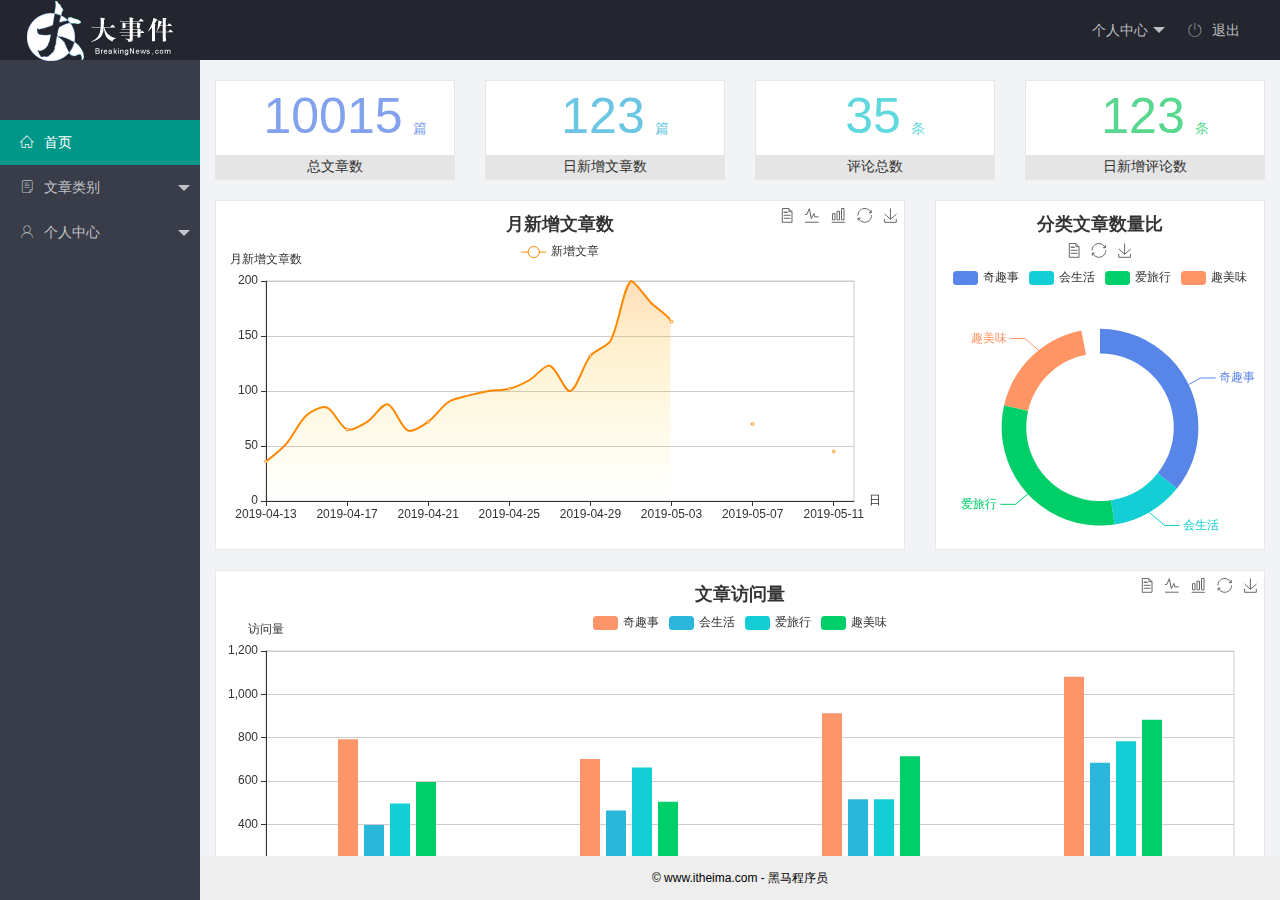
<file: home/index.html>
<!DOCTYPE html>
<html>

<head>
    <meta charset="utf-8">
    <meta name="viewport" content="width=device-width, initial-scale=1, maximum-scale=1">
    <title>我的大事件项目</title>
    <!-- 引入字体图标 -->
    <link rel="stylesheet" href="../assets/fonts/iconfont.css">
    <!-- 引入layui的css样式 -->
    <link rel="stylesheet" href="../assets/lib/layui/css/layui.css">
    <!-- 引入我们自己写的css样式 -->
    <link rel="stylesheet" href="../assets/css/index.css">
</head>

<body class="layui-layout-body">
    <div class="layui-layout layui-layout-admin">
        <div class="layui-header">
            <div class="layui-logo">
                <img src="../assets/images/logo.png" alt="">
            </div>
            <!-- 头部区域（可配合layui已有的水平导航） -->
            <ul class="layui-nav layui-layout-right">
                <li class="layui-nav-item">
                    <a href="javascript:;">
                        <img class="avatar" src="../assets/images/sample.jpg" alt="" style="display: none;">
                        <span class="text-avatar" style="display: none;">A</span>
                        <span class="person-center">个人中心</span>
                    </a>
                    <dl class="layui-nav-child">
                        <dd><a target="fm" href="../user/base-info.html">基本资料</a></dd>
                        <dd><a href="">更换头像</a></dd>
                        <dd><a target="fm" href="../user/modify-pwd.html">重置密码</a></dd>
                    </dl>
                </li>
                <li class="layui-nav-item"><a href="javascript:;" class="loginOut"><span class="iconfont icon-tuichu"></span>退出</a></li>
            </ul>
        </div>

        <div class="layui-side layui-bg-black">
            <div class="layui-side-scroll">
                <!-- 左侧导航区域（可配合layui已有的垂直导航） -->
                <ul class="layui-nav layui-nav-tree " lay-shrink="all" lay-filter="test">
                    <li class="user-info">
                        <img class="avatar" src="../assets/images/sample.jpg" alt="" style="display: none;">
                        <span class="text-avatar" style="display: none;">A</span>
                        <span class="nickname" style="display: none;">欢迎 xxx</span>
                    </li>
                    <li class="layui-nav-item layui-nav-itemed layui-this">
                        <a class="" target="fm" href="../home/dashboard.html"><span class="iconfont icon-home"></span>首页</a>
                    </li>
                    <li class="layui-nav-item">
                        <a href="javascript:;"><span class="iconfont icon-16 "></span>文章类别</a>
                        <dl class="layui-nav-child">
                            <dd><a target="fm" href="../article/catrgory.html"><i class="layui-icon layui-icon-male"></i>文章类别</a></dd>
                            <dd><a id="article-list" target="fm" href="../article/list.html"><i class="layui-icon layui-icon-male"></i>文章列表</a></dd>
                            <dd><a id="edit-list" target="fm" href="../article/publish.html"><i class="layui-icon layui-icon-male"></i>发表文章</a></dd>
                        </dl>
                    </li>
                    <li class="layui-nav-item">
                        <a href="javascript:;"><span class="iconfont icon-user"></span>个人中心</a>
                        <dl class="layui-nav-child">
                            <dd><a target="fm" href="../user/base-info.html"><i class="layui-icon layui-icon-male"></i>基本资料</a></dd>
                            <dd><a target="fm" href="../user/avatar.html"><i class="layui-icon layui-icon-male"></i>更换头像</a></dd>
                            <dd><a target="fm" href="../user/modify-pwd.html"><i class="layui-icon layui-icon-male"></i>重置密码</a></dd>
                        </dl>
                    </li>
                </ul>
            </div>
        </div>

        <div class="layui-body">
            <!-- 内容主体区域 -->
            <iframe name="fm" src="../home/dashboard.html" frameborder="0"></iframe>
        </div>

        <div class="layui-footer">
            <!-- 底部固定区域 -->
            © www.itheima.com - 黑马程序员
        </div>
    </div>
    <!-- 引入axios文件 -->
    <script src="../assets/lib/axios.js"></script>
    <!-- 引入jQuery文件 -->
    <script src="../assets/lib/jquery.js"></script>
    <!-- 引入layui的js文件 -->
    <script src="../assets/lib/layui/layui.all.js"></script>
    <!-- 引入axios的baseURL -->
    <script src="../assets/js/common.js"></script>
    <!-- 引入自己写的js样式 -->
    <script src="../assets/js/index.js"></script>
    <script>
        //JavaScript代码区域
        layui.use('element', function() {
            var element = layui.element;

        });
    </script>
</body>

</html>
</file>
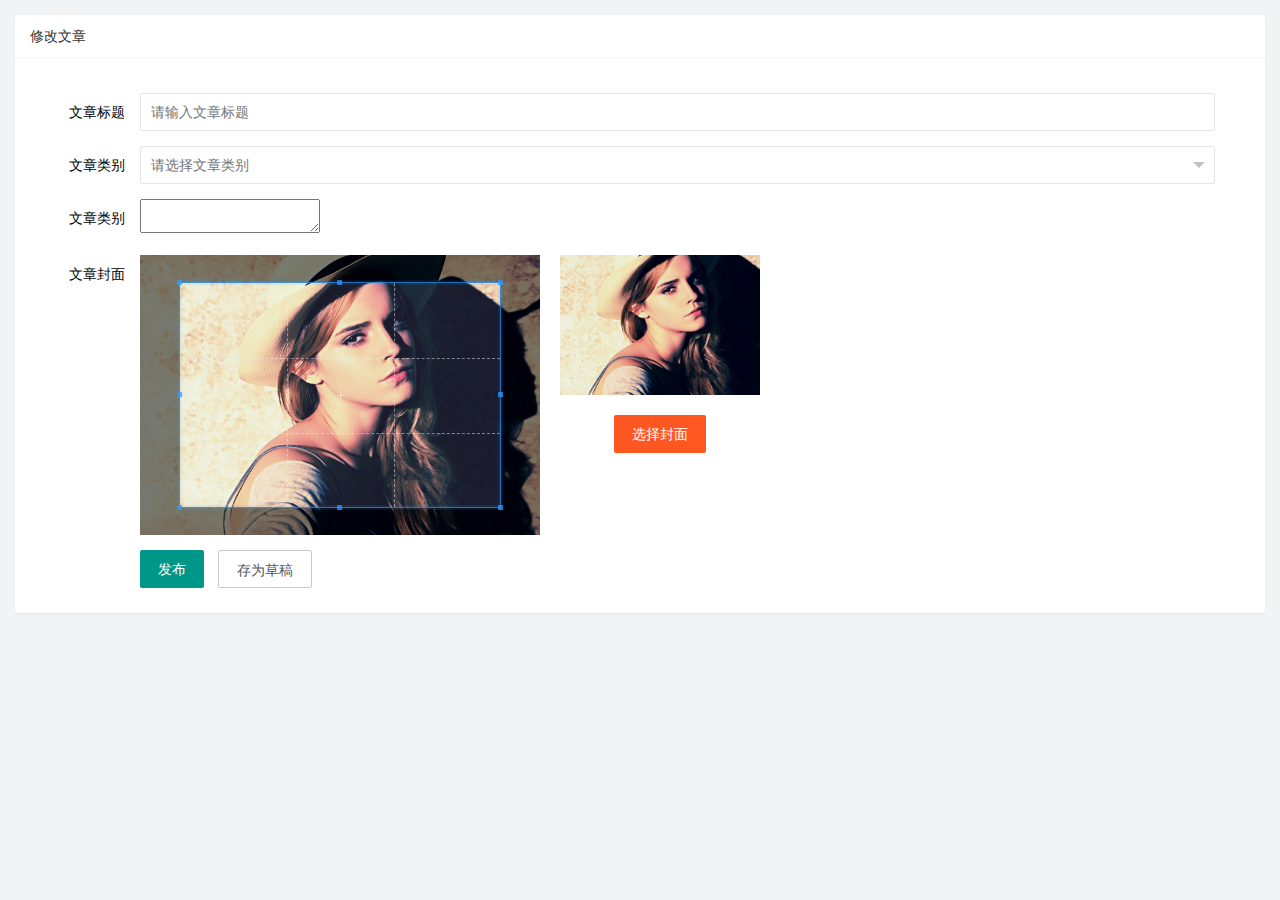
<file: article/edit.html>
<!DOCTYPE html>
<html lang="en">

<head>
    <meta charset="UTF-8">
    <meta name="viewport" content="width=device-width, initial-scale=1.0">
    <title>Document</title>
    <link rel="stylesheet" href="../assets/lib/layui/css/layui.css">
    <link rel="stylesheet" href="../assets/lib/cropper/cropper.css">
    <!-- 引入自己的样式 -->
    <link rel="stylesheet" href="../assets/css/article.css">
</head>

<body>
    <div class="layui-card">
        <div class="layui-card-header">修改文章</div>
        <div class="layui-card-body">
            <form class="layui-form publish-form" lay-filter="edit-form" action="">
                <div class="layui-form-item">
                    <label class="layui-form-label">文章标题</label>
                    <div class="layui-input-block">
                        <input type="text" name="title" required lay-verify="required" placeholder="请输入文章标题" autocomplete="off" class="layui-input">
                    </div>
                </div>
                <div class="layui-form-item">
                    <label class="layui-form-label">文章类别</label>
                    <div class="layui-input-block">
                        <select id="cast-sel" name="cate_id" lay-verify="required">
                            <option value="">请选择文章类别</option>
                      </select>
                    </div>
                </div>
                <div class="layui-form-item">
                    <label class="layui-form-label">文章类别</label>
                    <div class="layui-input-block">
                        <textarea name="content"></textarea>
                    </div>
                </div>
                <div class="layui-form-item">
                    <!-- 左侧的 label -->
                    <label class="layui-form-label">文章封面</label>
                    <!-- 选择封面区域 -->
                    <div class="layui-input-block cover-box">
                        <!-- 左侧裁剪区域 -->
                        <div class="cover-left">
                            <img id="image" src="/assets/images/sample2.jpg" alt="" />
                        </div>
                        <!-- 右侧预览区域和选择封面区域 -->
                        <div class="cover-right">
                            <!-- 预览的区域 -->
                            <div class="img-preview"></div>
                            <!-- accept属性只接受图片 -->
                            <input type="file" name="" accept="image/png,image/jpeg,image/gif,image/jpg" id="file" style="display: none;">
                            <!-- 选择封面按钮 -->
                            <button id="choose-btn" type="button" class="layui-btn layui-btn-danger">选择封面</button>
                        </div>
                    </div>
                </div>
                <div class="layui-form-item">
                    <div class="layui-input-block last-row">
                        <button data-state="已发布" class="layui-btn" lay-submit lay-filter="formDemo">发布</button>
                        <button data-state="草稿" lay-submit class="layui-btn layui-btn-primary">存为草稿</button>
                    </div>
                </div>
            </form>
        </div>
    </div>

    <!-- 引入新插件TinyMEC js文件 -->
    <script src="../assets/lib/tinymce/tinymce.min.js"></script>
    <script src="../assets/lib/tinymce/tinymce_setup.js"></script>
    <script src="../assets/lib/jquery.js "></script>
    <script src="../assets/lib/cropper/Cropper.js"></script>
    <script src="../assets/lib/cropper/jquery-cropper.js"></script>
    <script src="../assets/lib/axios.js "></script>
    <script src="../assets/lib/layui/layui.all.js "></script>
    <script src="../assets//js/common.js "></script>
    <script src="../assets/lib/template-web.js"></script>
    <script src="../assets/js/article/edit.js "></script>
</body>

</html>
</file>
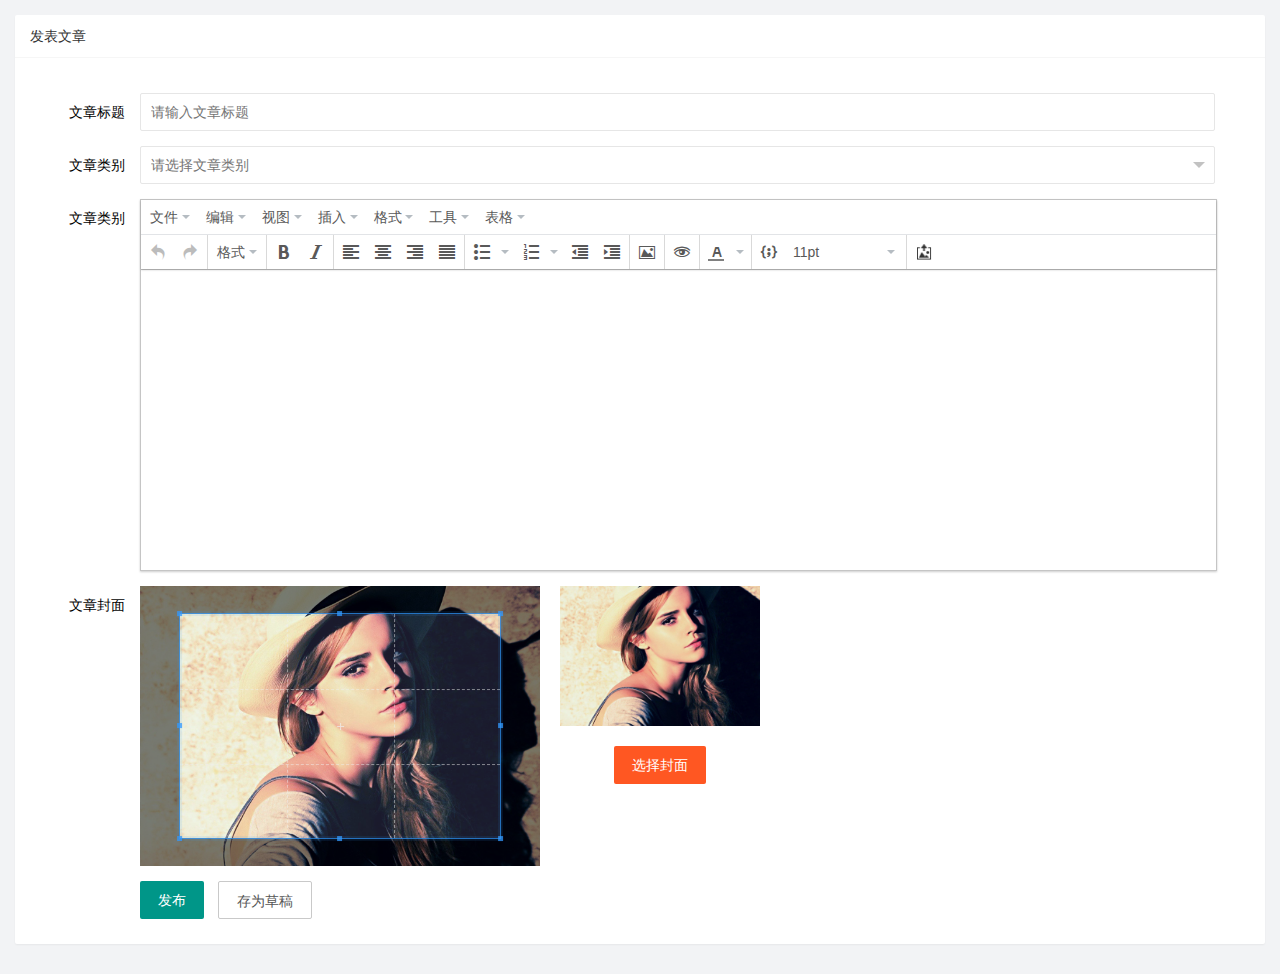
<file: article/publish.html>
<!DOCTYPE html>
<html lang="en">

<head>
    <meta charset="UTF-8">
    <meta name="viewport" content="width=device-width, initial-scale=1.0">
    <title>Document</title>
    <link rel="stylesheet" href="../assets/lib/layui/css/layui.css">
    <link rel="stylesheet" href="../assets/lib/cropper/cropper.css">
    <!-- 引入自己的样式 -->
    <link rel="stylesheet" href="../assets/css/article.css">
</head>

<body>
    <div class="layui-card">
        <div class="layui-card-header">发表文章</div>
        <div class="layui-card-body">
            <form class="layui-form publish-form" action="">
                <div class="layui-form-item">
                    <label class="layui-form-label">文章标题</label>
                    <div class="layui-input-block">
                        <input type="text" name="title" required lay-verify="required" placeholder="请输入文章标题" autocomplete="off" class="layui-input">
                    </div>
                </div>
                <div class="layui-form-item">
                    <label class="layui-form-label">文章类别</label>
                    <div class="layui-input-block">
                        <select id="cast-sel" name="cate_id" lay-verify="required">
                            <option value="">请选择文章类别</option>
                      </select>
                    </div>
                </div>
                <div class="layui-form-item">
                    <label class="layui-form-label">文章类别</label>
                    <div class="layui-input-block">
                        <textarea name="content"></textarea>
                    </div>
                </div>
                <div class="layui-form-item">
                    <!-- 左侧的 label -->
                    <label class="layui-form-label">文章封面</label>
                    <!-- 选择封面区域 -->
                    <div class="layui-input-block cover-box">
                        <!-- 左侧裁剪区域 -->
                        <div class="cover-left">
                            <img id="image" src="/assets/images/sample2.jpg" alt="" />
                        </div>
                        <!-- 右侧预览区域和选择封面区域 -->
                        <div class="cover-right">
                            <!-- 预览的区域 -->
                            <div class="img-preview"></div>
                            <!-- accept属性只接受图片 -->
                            <input type="file" name="" accept="image/png,image/jpeg,image/gif,image/jpg" id="file" style="display: none;">
                            <!-- 选择封面按钮 -->
                            <button id="choose-btn" type="button" class="layui-btn layui-btn-danger">选择封面</button>
                        </div>
                    </div>
                </div>
                <div class="layui-form-item">
                    <div class="layui-input-block last-row">
                        <button data-state="已发布" class="layui-btn" lay-submit lay-filter="formDemo">发布</button>
                        <button data-state="草稿" lay-submit class="layui-btn layui-btn-primary">存为草稿</button>
                    </div>
                </div>
            </form>
        </div>
    </div>
    <!-- 引入新插件TinyMEC js文件 -->
    <script src="../assets/lib/tinymce/tinymce.min.js"></script>
    <script src="../assets/lib/tinymce/tinymce_setup.js"></script>
    <script src="../assets/lib/jquery.js "></script>
    <script src="../assets/lib/cropper/Cropper.js"></script>
    <script src="../assets/lib/cropper/jquery-cropper.js"></script>
    <script src="../assets/lib/axios.js "></script>
    <script src="../assets/lib/layui/layui.all.js "></script>
    <script src="../assets//js/common.js "></script>
    <script src="../assets/js/article/publish.js "></script>
</body>

</html>
</file>
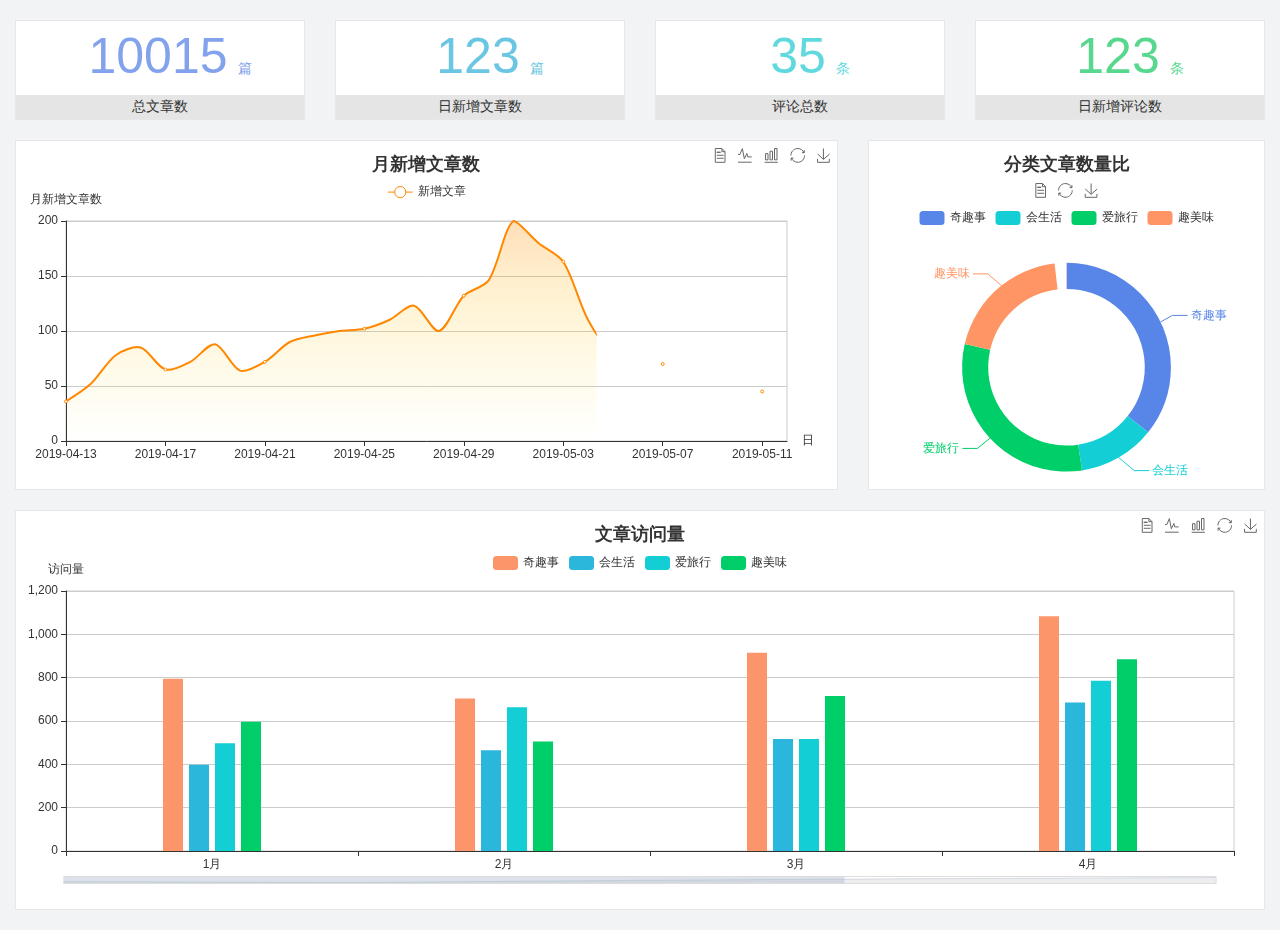
<file: home/dashboard.html>
<!DOCTYPE html>
<html lang="en">

<head>
  <meta charset="UTF-8">
  <meta name="viewport" content="width=device-width, initial-scale=1.0">
  <meta http-equiv="X-UA-Compatible" content="ie=edge">
  <title>图表统计</title>
  <link rel="stylesheet" href="../assets/lib/bootstrap.css" />
  <link rel="stylesheet" href="../assets/lib/main.css" />
  <script src="../assets/lib/jquery.js"></script>
  <script type="text/javascript" src="../assets/lib/echarts.min.js"></script>
</head>

<body>
  <div class="container-fluid">
    <div class="row spannel_list">
      <div class="col-sm-3 col-xs-6">
        <div class="spannel">
          <em>10015</em><span>篇</span>
          <b>总文章数</b>
        </div>
      </div>
      <div class="col-sm-3 col-xs-6">
        <div class="spannel scolor01">
          <em>123</em><span>篇</span>
          <b>日新增文章数</b>
        </div>
      </div>
      <div class="col-sm-3 col-xs-6">
        <div class="spannel scolor02">
          <em>35</em><span>条</span>
          <b>评论总数</b>
        </div>
      </div>
      <div class="col-sm-3 col-xs-6">
        <div class="spannel scolor03">
          <em>123</em><span>条</span>
          <b>日新增评论数</b>
        </div>
      </div>
    </div>
  </div>

  <div class="container-fluid">
    <div class="row curve-pie">
      <div class="col-lg-8 col-md-8">
        <div class="gragh_pannel" id="curve_show"></div>
      </div>
      <div class="col-lg-4 col-md-4">
        <div class="gragh_pannel" id="pie_show"></div>
      </div>
    </div>
  </div>

  <div class="container-fluid">
    <div class="column_pannel" id="column_show"></div>
  </div>

  <script>
    var oChart = echarts.init(document.getElementById('curve_show'));
    var aList_all = [
      { 'count': 36, 'date': '2019-04-13' },
      { 'count': 52, 'date': '2019-04-14' },
      { 'count': 78, 'date': '2019-04-15' },
      { 'count': 85, 'date': '2019-04-16' },
      { 'count': 65, 'date': '2019-04-17' },
      { 'count': 72, 'date': '2019-04-18' },
      { 'count': 88, 'date': '2019-04-19' },
      { 'count': 64, 'date': '2019-04-20' },
      { 'count': 72, 'date': '2019-04-21' },
      { 'count': 90, 'date': '2019-04-22' },
      { 'count': 96, 'date': '2019-04-23' },
      { 'count': 100, 'date': '2019-04-24' },
      { 'count': 102, 'date': '2019-04-25' },
      { 'count': 110, 'date': '2019-04-26' },
      { 'count': 123, 'date': '2019-04-27' },
      { 'count': 100, 'date': '2019-04-28' },
      { 'count': 132, 'date': '2019-04-29' },
      { 'count': 146, 'date': '2019-04-30' },
      { 'count': 200, 'date': '2019-05-01' },
      { 'count': 180, 'date': '2019-05-02' },
      { 'count': 163, 'date': '2019-05-03' },
      { 'count': 110, 'date': '2019-05-04' },
      { 'count': 80, 'date': '2019-05-05' },
      { 'count': 82, 'date': '2019-05-06' },
      { 'count': 70, 'date': '2019-05-07' },
      { 'count': 65, 'date': '2019-05-08' },
      { 'count': 54, 'date': '2019-05-09' },
      { 'count': 40, 'date': '2019-05-10' },
      { 'count': 45, 'date': '2019-05-11' },
      { 'count': 38, 'date': '2019-05-12' },
    ];

    let aCount = [];
    let aDate = [];

    for (var i = 0; i < aList_all.length; i++) {
      aCount.push(aList_all[i].count);
      aDate.push(aList_all[i].date);
    }

    var chartopt = {
      title: {
        text: '月新增文章数',
        left: 'center',
        top: '10'
      },
      tooltip: {
        trigger: 'axis'
      },
      legend: {
        data: ['新增文章'],
        top: '40'
      },
      toolbox: {
        show: true,
        feature: {
          mark: { show: true },
          dataView: { show: true, readOnly: false },
          magicType: { show: true, type: ['line', 'bar'] },
          restore: { show: true },
          saveAsImage: { show: true }
        }
      },
      calculable: true,
      xAxis: [
        {
          name: '日',
          type: 'category',
          boundaryGap: false,
          data: aDate
        }
      ],
      yAxis: [
        {
          name: '月新增文章数',
          type: 'value'
        }
      ],
      series: [
        {
          name: '新增文章',
          type: 'line',
          smooth: true,
          itemStyle: { normal: { areaStyle: { type: 'default' }, color: '#f80' }, lineStyle: { color: '#f80' } },
          data: aCount
        }],
      areaStyle: {
        normal: {
          color: new echarts.graphic.LinearGradient(0, 0, 0, 1, [{
            offset: 0,
            color: 'rgba(255,136,0,0.39)'
          }, {
            offset: .34,
            color: 'rgba(255,180,0,0.25)'
          }, {
            offset: 1,
            color: 'rgba(255,222,0,0.00)'
          }])

        }
      },
      grid: {
        show: true,
        x: 50,
        x2: 50,
        y: 80,
        height: 220
      }
    };

    oChart.setOption(chartopt);


    var oPie = echarts.init(document.getElementById('pie_show'));
    var oPieopt =
    {
      title: {
        top: 10,
        text: '分类文章数量比',
        x: 'center'
      },
      tooltip: {
        trigger: 'item',
        formatter: "{a} <br/>{b} : {c} ({d}%)"
      },
      color: ['#5885e8', '#13cfd5', '#00ce68', '#ff9565'],
      legend: {
        x: 'center',
        top: 65,
        data: ['奇趣事', '会生活', '爱旅行', '趣美味']
      },
      toolbox: {
        show: true,
        x: 'center',
        top: 35,
        feature: {
          mark: { show: true },
          dataView: { show: true, readOnly: false },
          magicType: {
            show: true,
            type: ['pie', 'funnel'],
            option: {
              funnel: {
                x: '25%',
                width: '50%',
                funnelAlign: 'left',
                max: 1548
              }
            }
          },
          restore: { show: true },
          saveAsImage: { show: true }
        }
      },
      calculable: true,
      series: [
        {
          name: '访问来源',
          type: 'pie',
          radius: ['45%', '60%'],
          center: ['50%', '65%'],
          data: [
            { value: 300, name: '奇趣事' },
            { value: 100, name: '会生活' },
            { value: 260, name: '爱旅行' },
            { value: 180, name: '趣美味' }
          ]
        }
      ]
    };
    oPie.setOption(oPieopt);



    var oColumn = this.echarts.init(document.getElementById('column_show'));
    var oColumnopt =
    {
      title: {
        text: '文章访问量',
        left: 'center',
        top: '10'
      },
      tooltip: {
        trigger: 'axis'
      },
      legend: {
        data: ['奇趣事', '会生活', '爱旅行', '趣美味'],
        top: '40'
      },
      toolbox: {
        show: true,
        feature: {
          mark: { show: true },
          dataView: { show: true, readOnly: false },
          magicType: { show: true, type: ['line', 'bar'] },
          restore: { show: true },
          saveAsImage: { show: true }
        }
      },
      calculable: true,
      xAxis: [
        {
          type: 'category',
          data: ['1月', '2月', '3月', '4月', '5月']
        }
      ],
      yAxis: [
        {
          name: '访问量',
          type: 'value'
        }
      ],
      series: [
        {
          name: '奇趣事',
          type: 'bar',
          barWidth: 20,
          itemStyle: {
            normal: { areaStyle: { type: 'default' }, color: '#fd956a' }
          },
          data: [800, 708, 920, 1090, 1200]
        },
        {
          name: '会生活',
          type: 'bar',
          barWidth: 20,
          itemStyle: {
            normal: { areaStyle: { type: 'default' }, color: '#2bb6db' }
          },
          data: [400, 468, 520, 690, 800]
        },
        {
          name: '爱旅行',
          type: 'bar',
          barWidth: 20,
          itemStyle: {
            normal: { areaStyle: { type: 'default' }, color: '#13cfd5' }
          },
          data: [500, 668, 520, 790, 900]
        },
        {
          name: '趣美味',
          type: 'bar',
          barWidth: 20,
          itemStyle: {
            normal: { areaStyle: { type: 'default' }, color: '#00ce68' }
          },
          data: [600, 508, 720, 890, 1000]
        }
      ],
      grid: {
        show: true,
        x: 50,
        x2: 30,
        y: 80,
        height: 260
      },
      dataZoom: [//给x轴设置滚动条
        {
          start: 0,//默认为0
          end: 100 - 1000 / 31,//默认为100
          type: 'slider',
          show: true,
          xAxisIndex: [0],
          handleSize: 0,//滑动条的 左右2个滑动条的大小
          height: 8,//组件高度
          left: 45, //左边的距离
          right: 50,//右边的距离
          bottom: 26,//右边的距离
          handleColor: '#ddd',//h滑动图标的颜色
          handleStyle: {
            borderColor: "#cacaca",
            borderWidth: "1",
            shadowBlur: 2,
            background: "#ddd",
            shadowColor: "#ddd",
          }
        }]
    };
    oColumn.setOption(oColumnopt);
  </script>
</body>

</html>
</file>
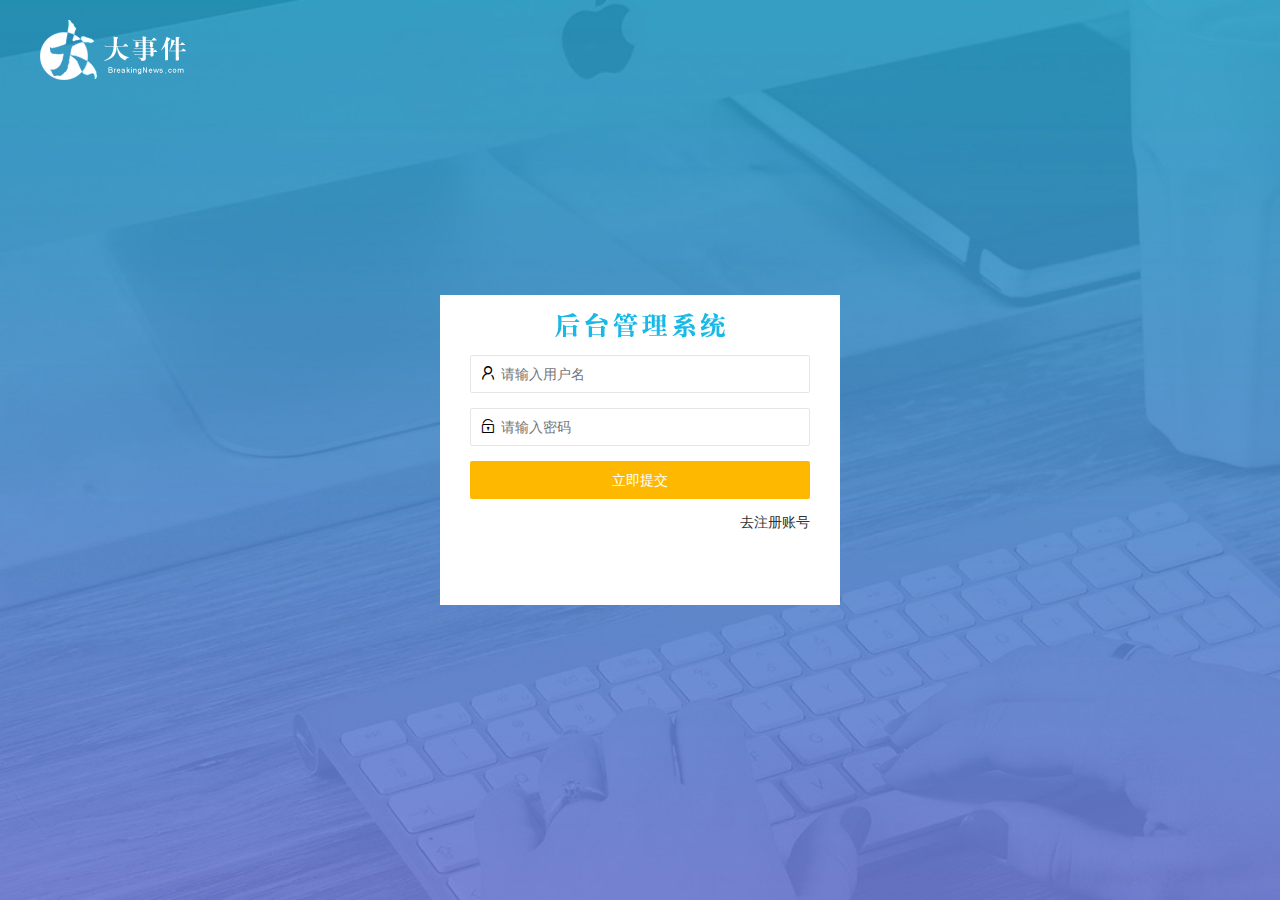
<file: home/login.html>
<!DOCTYPE html>
<html lang="en">

<head>
    <meta charset="UTF-8">
    <meta name="viewport" content="width=device-width, initial-scale=1.0">
    <title>Document</title>
    <!-- 引入layui的css样式 -->
    <link rel="stylesheet" href="../assets/lib/layui/css/layui.css">
    <!-- 引入我们自己写的css样式 -->
    <link rel="stylesheet" href="../assets/css/login.css">
</head>

<body>
    <div class="logo">
        <img src="../assets/images/logo.png" alt="">
    </div>
    <!-- 登录注册表单区域 -->
    <div class="content">
        <!-- 表头 -->
        <div class="title">
            <img src="../assets/images/login_title.png" alt="">
        </div>
        <!-- 登录表格内容 -->
        <form class="layui-form" action="" style="display: none;" id="reg-form">
            <!-- 用户名输入框 -->
            <div class="layui-form-item">
                <!-- 字体图标 -->
                <i class="layui-icon layui-icon-username"></i>
                <input type="text" name="username" required lay-verify="required" placeholder="请输入用户名" autocomplete="off" class="layui-input">
            </div>
            <!-- 密码输入框 -->
            <div class="layui-form-item">
                <i class="layui-icon layui-icon-password"></i>
                <input id="password" type="password" name="password" required lay-verify="required|pass" placeholder="请输入密码" autocomplete="off" class="layui-input">
            </div>
            <!-- 密码确认框 -->
            <div class="layui-form-item">
                <i class="layui-icon layui-icon-password"></i>
                <input type="password" required lay-verify="required|samePass" placeholder="请确认密码" autocomplete="off" class="layui-input">
            </div>
            <!-- 立即提交 -->
            <div class="layui-form-item">
                <button class="layui-btn layui-btn-warm layui-btn-fluid" lay-submit lay-filter="formDemo">立即提交</button>
            </div>
            <!-- 登录/注册切换链接 -->
            <div class="link">
                <a href="javascript:;">去登录</a>
            </div>
        </form>
        <!-- 注册表格内容 -->
        <form class="layui-form" action="" id="login-form">
            <!-- 用户名输入框 -->
            <div class="layui-form-item">
                <!-- 字体图标 -->
                <i class="layui-icon layui-icon-username"></i>
                <input type="text" name="username" required lay-verify="required" placeholder="请输入用户名" autocomplete="off" class="layui-input">
            </div>
            <!-- 密码输入框 -->
            <div class="layui-form-item">
                <i class="layui-icon layui-icon-password"></i>
                <input type="password" name="password" required lay-verify="required|pass" placeholder="请输入密码" autocomplete="off" class="layui-input">
            </div>
            <!-- 立即提交 -->
            <div class="layui-form-item">
                <button class="layui-btn layui-btn-warm layui-btn-fluid" lay-submit lay-filter="formDemo">立即提交</button>
            </div>
            <!-- 登录/注册切换链接 -->
            <div class="link">
                <a href="javascript:;">去注册账号</a>
            </div>
        </form>
    </div>
    <!-- 引入axios文件 -->
    <script src="../assets/lib/axios.js"></script>
    <!-- 引入jQuery文件 -->
    <script src="../assets/lib/jquery.js"></script>
    <!-- 引入layui的js文件 -->
    <script src="../assets/lib/layui/layui.all.js"></script>
    <!-- 引入axios的baseURL -->
    <script src="../assets/js/common.js"></script>
    <!-- 引入自己写的js样式 -->
    <script src="../assets/js/login.js"></script>
</body>

</html>
</file>
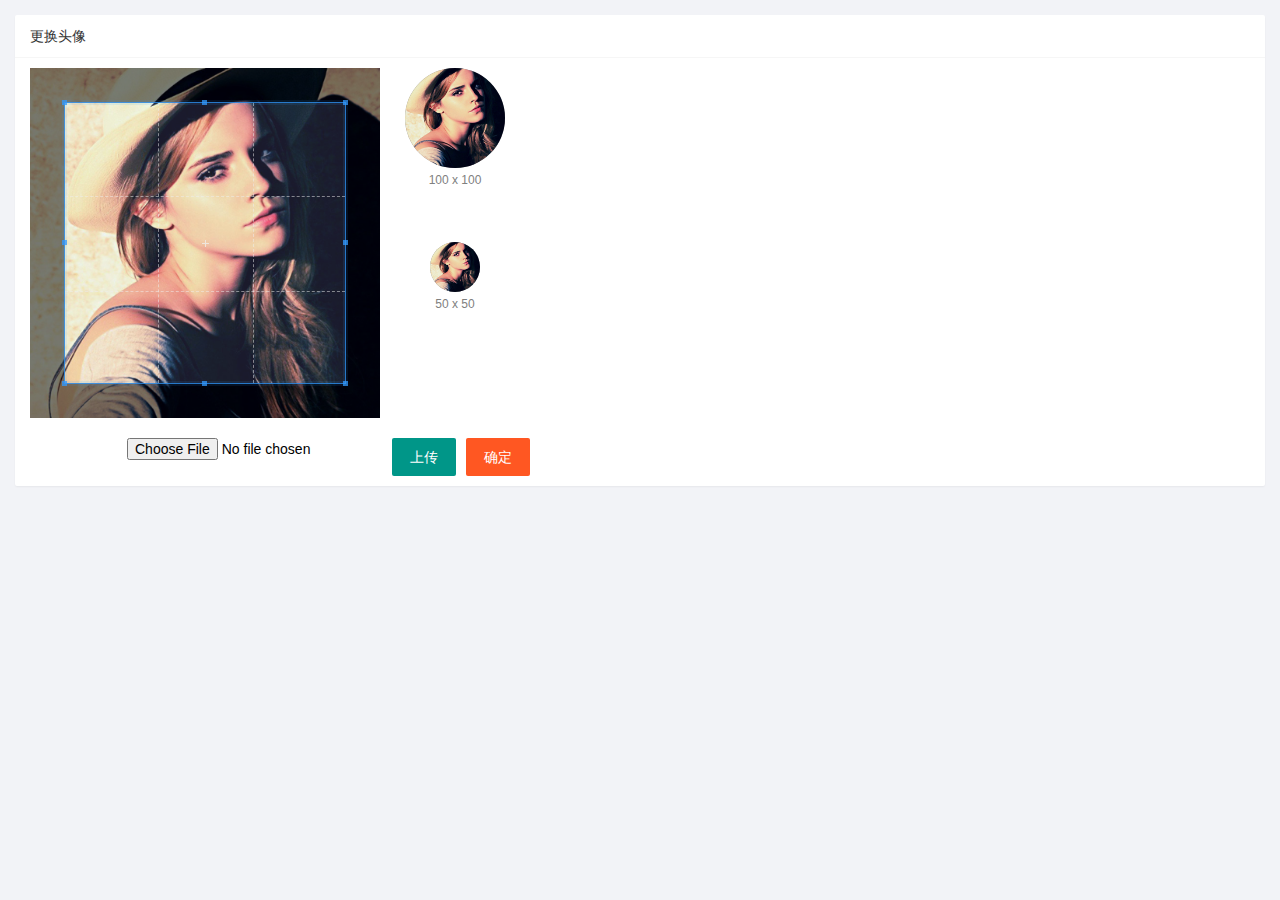
<file: user/avatar.html>
<!DOCTYPE html>
<html lang="en">

<head>
    <meta charset="UTF-8">
    <meta name="viewport" content="width=device-width, initial-scale=1.0">
    <title>Document</title>
    <!-- 引入裁剪器的css样式 -->
    <link rel="stylesheet" href="../assets/lib/cropper/cropper.css">
    <!-- 引入字体图标 -->
    <link rel="stylesheet" href="../assets/fonts/iconfont.css">
    <!-- 引入layui的css样式 -->
    <link rel="stylesheet" href="../assets/lib/layui/css/layui.css">
    <!-- 引入自己写的css样式 -->
    <link rel="stylesheet" href="../assets/css/user-info.css">
</head>

<body>
    <div class="layui-card">
        <div class="layui-card-header">更换头像</div>
        <div class="layui-card-body">
            <!-- 第一行的图片裁剪和预览区域 -->
            <div class="row1">
                <!-- 图片裁剪区域 -->
                <div class="cropper-box">
                    <!-- 这个 img 标签很重要，将来会把它初始化为裁剪区域 -->
                    <img id="image" src="../assets/images/sample.jpg" />
                </div>
                <!-- 图片的预览区域 -->
                <div class="preview-box">
                    <div>
                        <!-- 宽高为 100px 的预览区域 -->
                        <div class="img-preview w100"></div>
                        <p class="size">100 x 100</p>
                    </div>
                    <div>
                        <!-- 宽高为 50px 的预览区域 -->
                        <div class="img-preview w50"></div>
                        <p class="size">50 x 50</p>
                    </div>
                </div>
            </div>

            <!-- 第二行的按钮区域 -->
            <div class="row2">
                <input type="file" name="" id="file">
                <button id="upload-btn" type="button" class="layui-btn">上传</button>
                <button id="save-btn" type="button" class="layui-btn layui-btn-danger">确定</button>
            </div>
        </div>
    </div>
</body>
<!-- 引入axios文件 -->
<script src="../assets/lib/axios.js"></script>
<!-- 引入jQuery文件 -->
<script src="../assets/lib/jquery.js"></script>
<!-- 引入裁剪器的js样式 -->
<script src="../assets/lib/cropper/Cropper.js"></script>
<!-- 引入jQuery版本的裁剪器 -->
<script src="../assets/lib/cropper/jquery-cropper.js"></script>
<!-- 引入layui的js文件 -->
<script src="../assets/lib/layui/layui.all.js"></script>
<!-- 引入axios的公共样式 -->
<script src="../assets/js/common.js"></script>
<!-- 引入自己的js样式 -->
<script src="../assets/js/user/avatar.js"></script>

</html>
</file>
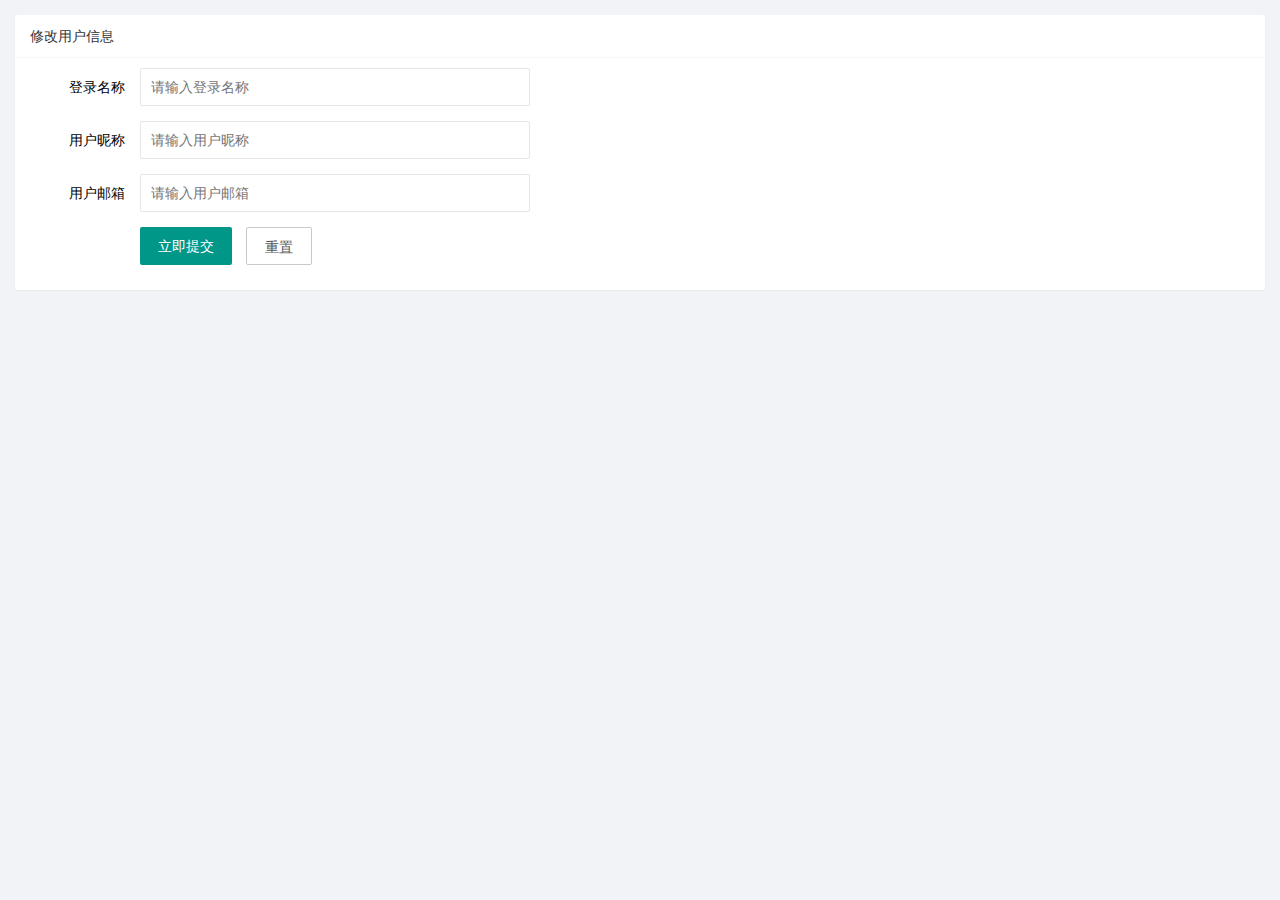
<file: user/base-info.html>
<!DOCTYPE html>
<html lang="en">

<head>
    <meta charset="UTF-8">
    <meta name="viewport" content="width=device-width, initial-scale=1.0">
    <title>Document</title>
    <!-- 引入字体图标 -->
    <link rel="stylesheet" href="../assets/fonts/iconfont.css">
    <!-- 引入layui的css样式 -->
    <link rel="stylesheet" href="../assets/lib/layui/css/layui.css">
    <!-- 引入自己写的css样式 -->
    <link rel="stylesheet" href="../assets/css/user-info.css">
</head>

<body>
    <div class="layui-card">
        <div class="layui-card-header">修改用户信息</div>
        <div class="layui-card-body">
            <form class="layui-form edit-userInfo" lay-filter="edit-userinfo" action="">
                <div class="layui-form-item">
                    <label class="layui-form-label">登录名称</label>
                    <div class="layui-input-block">
                        <input readonly type="text" name="username" required lay-verify="required" placeholder="请输入登录名称" autocomplete="off" class="layui-input">
                    </div>
                </div>
                <div class="layui-form-item">
                    <label class="layui-form-label">用户昵称</label>
                    <div class="layui-input-block">
                        <input type="text" name="nickname" required lay-verify="required|nick" placeholder="请输入用户昵称" autocomplete="off" class="layui-input">
                    </div>
                </div>
                <div class="layui-form-item">
                    <label class="layui-form-label">用户邮箱</label>
                    <div class="layui-input-block">
                        <input type="text" name="email" required lay-verify="required|email" placeholder="请输入用户邮箱" autocomplete="off" class="layui-input">
                    </div>
                </div>
                <input type="hidden" name="id" id="">
                <div class="layui-form-item">
                    <div class="layui-input-block">
                        <button class="layui-btn" lay-submit lay-filter="formDemo">立即提交</button>
                        <button id="reset-btn" type="reset" class="layui-btn layui-btn-primary">重置</button>
                    </div>
                </div>

            </form>
        </div>
    </div>
</body>
<!-- 引入axios文件 -->
<script src="../assets/lib/axios.js"></script>
<!-- 引入jQuery文件 -->
<script src="../assets/lib/jquery.js"></script>
<!-- 引入layui的js文件 -->
<script src="../assets/lib/layui/layui.all.js"></script>
<!-- 引入axios的公共样式 -->
<script src="../assets/js/common.js"></script>
<!-- 引入自己的js样式 -->
<script src="../assets/js/user/user-info.js"></script>

</html>
</file>
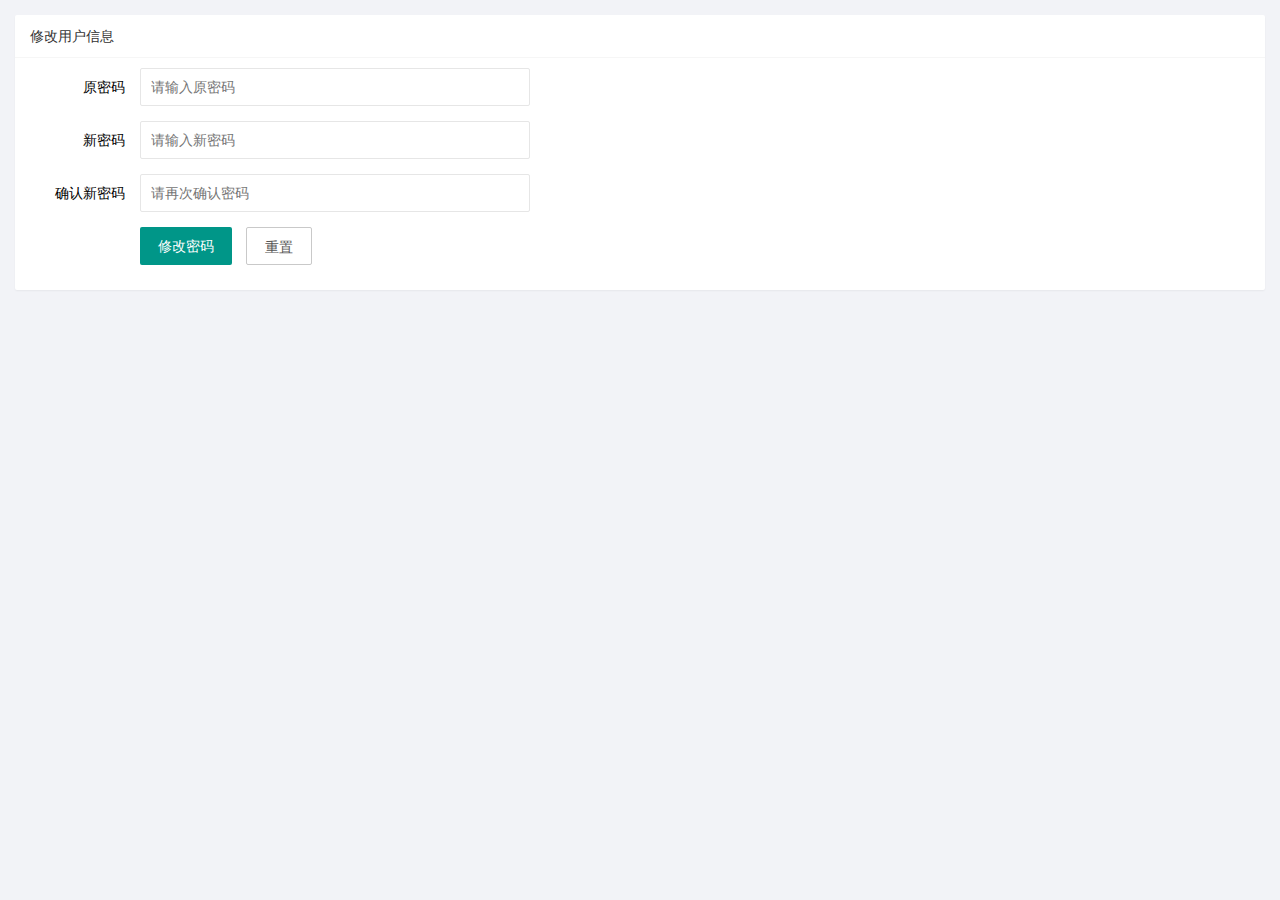
<file: user/modify-pwd.html>
<!DOCTYPE html>
<html lang="en">

<head>
    <meta charset="UTF-8">
    <meta name="viewport" content="width=device-width, initial-scale=1.0">
    <title>Document</title>
    <!-- 引入字体图标 -->
    <link rel="stylesheet" href="../assets/fonts/iconfont.css">
    <!-- 引入layui的css样式 -->
    <link rel="stylesheet" href="../assets/lib/layui/css/layui.css">
    <!-- 引入自己写的css样式 -->
    <link rel="stylesheet" href="../assets/css/user-info.css">
</head>

<body>
    <div class="layui-card">
        <div class="layui-card-header">修改用户信息</div>
        <div class="layui-card-body">
            <form class="layui-form edit-userPwd" lay-filter="edit-userinfo" action="">
                <div class="layui-form-item">
                    <label class="layui-form-label">原密码</label>
                    <div class="layui-input-block">
                        <input type="password" name="oldPwd" required lay-verify="required|pass" placeholder="请输入原密码" autocomplete="off" class="layui-input">
                    </div>
                </div>
                <div class="layui-form-item">
                    <label class="layui-form-label">新密码</label>
                    <div class="layui-input-block">
                        <input id="newPwd" type="password" name="newPwd" required lay-verify="required|pass" placeholder="请输入新密码" autocomplete="off" class="layui-input">
                    </div>
                </div>
                <div class="layui-form-item">
                    <label class="layui-form-label">确认新密码</label>
                    <div class="layui-input-block">
                        <input type="password" required lay-verify="required|pass|confirmPass" placeholder="请再次确认密码" autocomplete="off" class="layui-input">
                    </div>
                </div>
                <div class="layui-form-item">
                    <div class="layui-input-block">
                        <button class="layui-btn" lay-submit lay-filter="formDemo">修改密码</button>
                        <button id="reset-btn" type="reset" class="layui-btn layui-btn-primary">重置</button>
                    </div>
                </div>

            </form>
        </div>
    </div>
</body>
<!-- 引入axios文件 -->
<script src="../assets/lib/axios.js"></script>
<!-- 引入jQuery文件 -->
<script src="../assets/lib/jquery.js"></script>
<!-- 引入layui的js文件 -->
<script src="../assets/lib/layui/layui.all.js"></script>
<!-- 引入axios的公共样式 -->
<script src="../assets/js/common.js"></script>
<!-- 引入自己的js样式 -->
<script src="../assets/js/user/modify-pwd.js"></script>

</html>
</file>
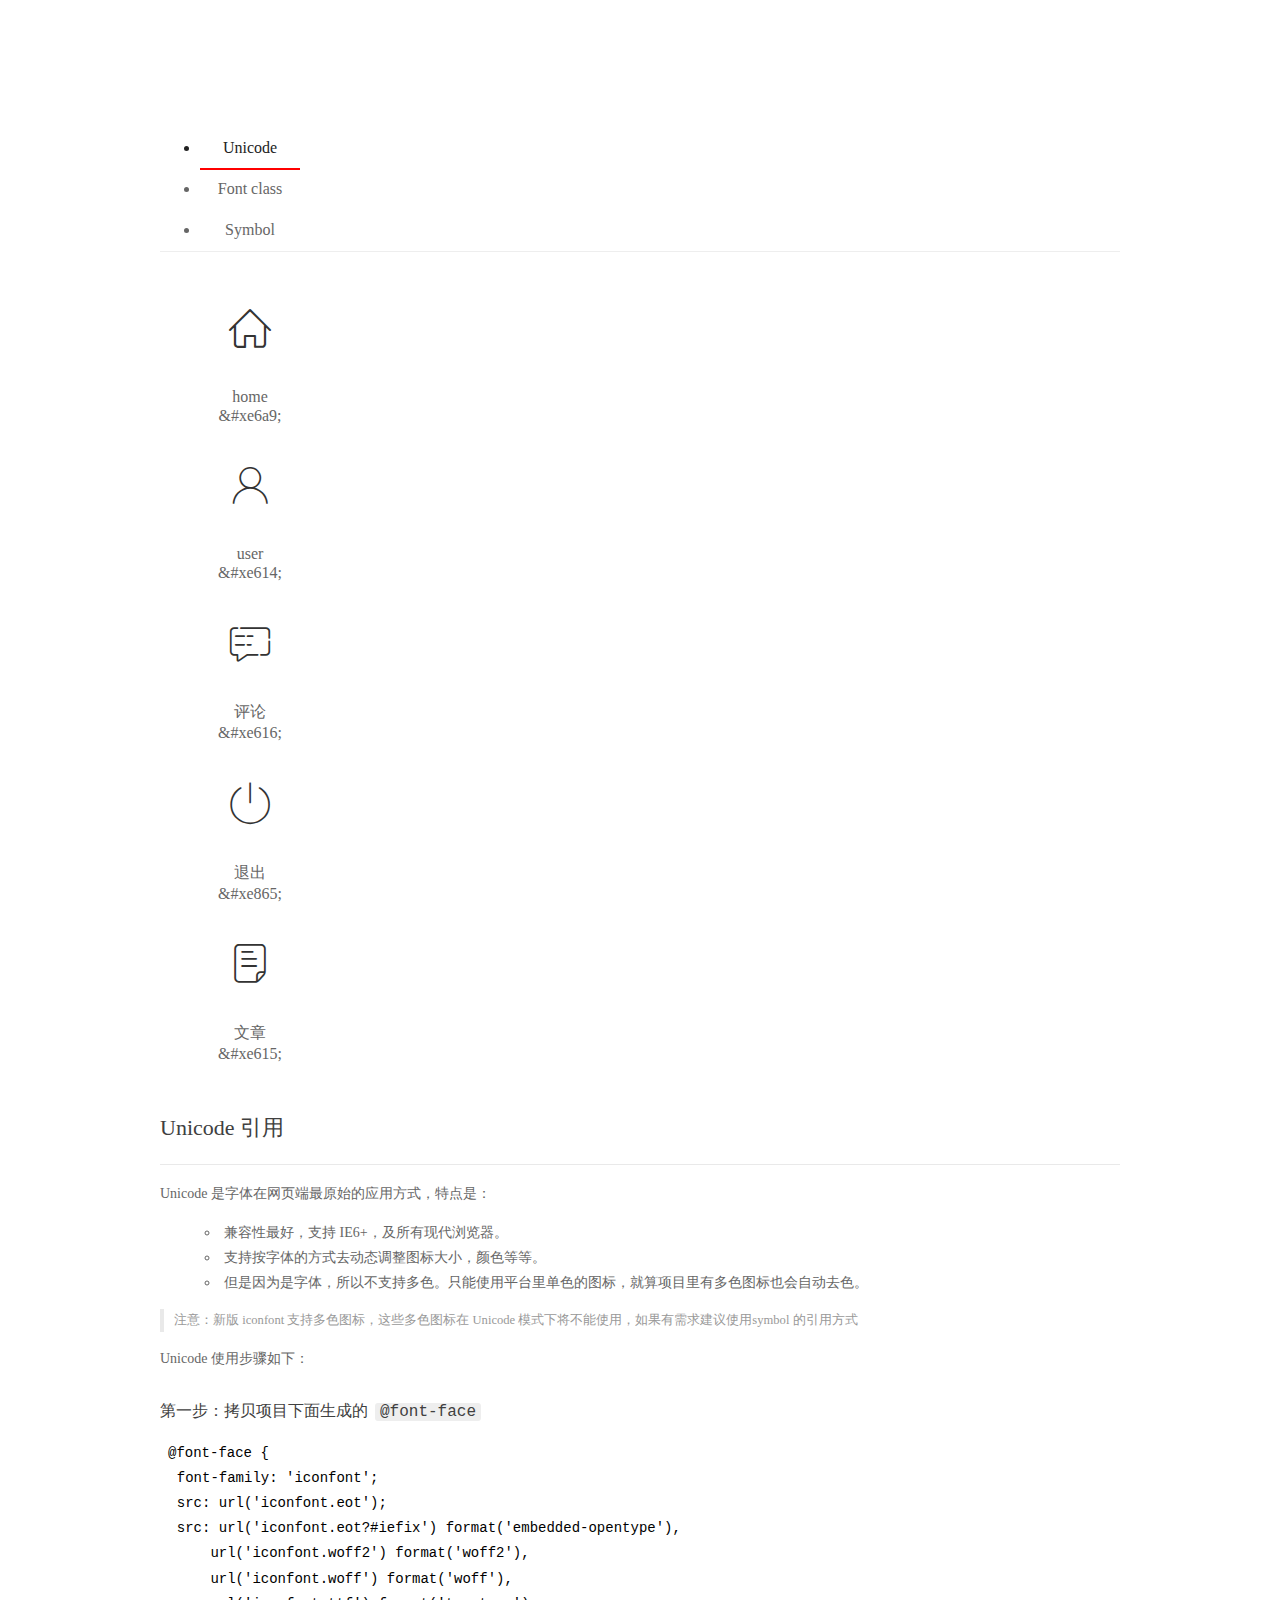
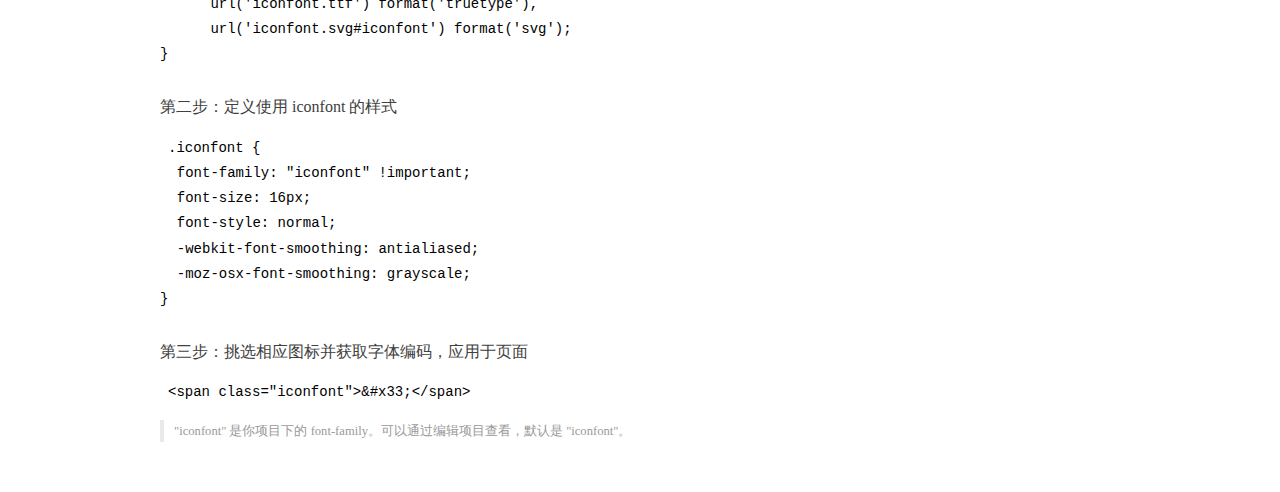
<file: assets/fonts/demo_index.html>
<!DOCTYPE html>
<html>
<head>
  <meta charset="utf-8"/>
  <title>IconFont Demo</title>
  <link rel="shortcut icon" href="https://gtms04.alicdn.com/tps/i4/TB1_oz6GVXXXXaFXpXXJDFnIXXX-64-64.ico" type="image/x-icon"/>
  <link rel="stylesheet" href="https://g.alicdn.com/thx/cube/1.3.2/cube.min.css">
  <link rel="stylesheet" href="demo.css">
  <link rel="stylesheet" href="iconfont.css">
  <script src="iconfont.js"></script>
  <!-- jQuery -->
  <script src="https://a1.alicdn.com/oss/uploads/2018/12/26/7bfddb60-08e8-11e9-9b04-53e73bb6408b.js"></script>
  <!-- 代码高亮 -->
  <script src="https://a1.alicdn.com/oss/uploads/2018/12/26/a3f714d0-08e6-11e9-8a15-ebf944d7534c.js"></script>
</head>
<body>
  <div class="main">
    <h1 class="logo"><a href="https://www.iconfont.cn/" title="iconfont 首页" target="_blank">&#xe86b;</a></h1>
    <div class="nav-tabs">
      <ul id="tabs" class="dib-box">
        <li class="dib active"><span>Unicode</span></li>
        <li class="dib"><span>Font class</span></li>
        <li class="dib"><span>Symbol</span></li>
      </ul>
      
    </div>
    <div class="tab-container">
      <div class="content unicode" style="display: block;">
          <ul class="icon_lists dib-box">
          
            <li class="dib">
              <span class="icon iconfont">&#xe6a9;</span>
                <div class="name">home</div>
                <div class="code-name">&amp;#xe6a9;</div>
              </li>
          
            <li class="dib">
              <span class="icon iconfont">&#xe614;</span>
                <div class="name">user</div>
                <div class="code-name">&amp;#xe614;</div>
              </li>
          
            <li class="dib">
              <span class="icon iconfont">&#xe616;</span>
                <div class="name">评论</div>
                <div class="code-name">&amp;#xe616;</div>
              </li>
          
            <li class="dib">
              <span class="icon iconfont">&#xe865;</span>
                <div class="name">退出</div>
                <div class="code-name">&amp;#xe865;</div>
              </li>
          
            <li class="dib">
              <span class="icon iconfont">&#xe615;</span>
                <div class="name">文章</div>
                <div class="code-name">&amp;#xe615;</div>
              </li>
          
          </ul>
          <div class="article markdown">
          <h2 id="unicode-">Unicode 引用</h2>
          <hr>

          <p>Unicode 是字体在网页端最原始的应用方式，特点是：</p>
          <ul>
            <li>兼容性最好，支持 IE6+，及所有现代浏览器。</li>
            <li>支持按字体的方式去动态调整图标大小，颜色等等。</li>
            <li>但是因为是字体，所以不支持多色。只能使用平台里单色的图标，就算项目里有多色图标也会自动去色。</li>
          </ul>
          <blockquote>
            <p>注意：新版 iconfont 支持多色图标，这些多色图标在 Unicode 模式下将不能使用，如果有需求建议使用symbol 的引用方式</p>
          </blockquote>
          <p>Unicode 使用步骤如下：</p>
          <h3 id="-font-face">第一步：拷贝项目下面生成的 <code>@font-face</code></h3>
<pre><code class="language-css"
>@font-face {
  font-family: 'iconfont';
  src: url('iconfont.eot');
  src: url('iconfont.eot?#iefix') format('embedded-opentype'),
      url('iconfont.woff2') format('woff2'),
      url('iconfont.woff') format('woff'),
      url('iconfont.ttf') format('truetype'),
      url('iconfont.svg#iconfont') format('svg');
}
</code></pre>
          <h3 id="-iconfont-">第二步：定义使用 iconfont 的样式</h3>
<pre><code class="language-css"
>.iconfont {
  font-family: "iconfont" !important;
  font-size: 16px;
  font-style: normal;
  -webkit-font-smoothing: antialiased;
  -moz-osx-font-smoothing: grayscale;
}
</code></pre>
          <h3 id="-">第三步：挑选相应图标并获取字体编码，应用于页面</h3>
<pre>
<code class="language-html"
>&lt;span class="iconfont"&gt;&amp;#x33;&lt;/span&gt;
</code></pre>
          <blockquote>
            <p>"iconfont" 是你项目下的 font-family。可以通过编辑项目查看，默认是 "iconfont"。</p>
          </blockquote>
          </div>
      </div>
      <div class="content font-class">
        <ul class="icon_lists dib-box">
          
          <li class="dib">
            <span class="icon iconfont icon-home"></span>
            <div class="name">
              home
            </div>
            <div class="code-name">.icon-home
            </div>
          </li>
          
          <li class="dib">
            <span class="icon iconfont icon-user"></span>
            <div class="name">
              user
            </div>
            <div class="code-name">.icon-user
            </div>
          </li>
          
          <li class="dib">
            <span class="icon iconfont icon-pinglun"></span>
            <div class="name">
              评论
            </div>
            <div class="code-name">.icon-pinglun
            </div>
          </li>
          
          <li class="dib">
            <span class="icon iconfont icon-tuichu"></span>
            <div class="name">
              退出
            </div>
            <div class="code-name">.icon-tuichu
            </div>
          </li>
          
          <li class="dib">
            <span class="icon iconfont icon-16"></span>
            <div class="name">
              文章
            </div>
            <div class="code-name">.icon-16
            </div>
          </li>
          
        </ul>
        <div class="article markdown">
        <h2 id="font-class-">font-class 引用</h2>
        <hr>

        <p>font-class 是 Unicode 使用方式的一种变种，主要是解决 Unicode 书写不直观，语意不明确的问题。</p>
        <p>与 Unicode 使用方式相比，具有如下特点：</p>
        <ul>
          <li>兼容性良好，支持 IE8+，及所有现代浏览器。</li>
          <li>相比于 Unicode 语意明确，书写更直观。可以很容易分辨这个 icon 是什么。</li>
          <li>因为使用 class 来定义图标，所以当要替换图标时，只需要修改 class 里面的 Unicode 引用。</li>
          <li>不过因为本质上还是使用的字体，所以多色图标还是不支持的。</li>
        </ul>
        <p>使用步骤如下：</p>
        <h3 id="-fontclass-">第一步：引入项目下面生成的 fontclass 代码：</h3>
<pre><code class="language-html">&lt;link rel="stylesheet" href="./iconfont.css"&gt;
</code></pre>
        <h3 id="-">第二步：挑选相应图标并获取类名，应用于页面：</h3>
<pre><code class="language-html">&lt;span class="iconfont icon-xxx"&gt;&lt;/span&gt;
</code></pre>
        <blockquote>
          <p>"
            iconfont" 是你项目下的 font-family。可以通过编辑项目查看，默认是 "iconfont"。</p>
        </blockquote>
      </div>
      </div>
      <div class="content symbol">
          <ul class="icon_lists dib-box">
          
            <li class="dib">
                <svg class="icon svg-icon" aria-hidden="true">
                  <use xlink:href="#icon-home"></use>
                </svg>
                <div class="name">home</div>
                <div class="code-name">#icon-home</div>
            </li>
          
            <li class="dib">
                <svg class="icon svg-icon" aria-hidden="true">
                  <use xlink:href="#icon-user"></use>
                </svg>
                <div class="name">user</div>
                <div class="code-name">#icon-user</div>
            </li>
          
            <li class="dib">
                <svg class="icon svg-icon" aria-hidden="true">
                  <use xlink:href="#icon-pinglun"></use>
                </svg>
                <div class="name">评论</div>
                <div class="code-name">#icon-pinglun</div>
            </li>
          
            <li class="dib">
                <svg class="icon svg-icon" aria-hidden="true">
                  <use xlink:href="#icon-tuichu"></use>
                </svg>
                <div class="name">退出</div>
                <div class="code-name">#icon-tuichu</div>
            </li>
          
            <li class="dib">
                <svg class="icon svg-icon" aria-hidden="true">
                  <use xlink:href="#icon-16"></use>
                </svg>
                <div class="name">文章</div>
                <div class="code-name">#icon-16</div>
            </li>
          
          </ul>
          <div class="article markdown">
          <h2 id="symbol-">Symbol 引用</h2>
          <hr>

          <p>这是一种全新的使用方式，应该说这才是未来的主流，也是平台目前推荐的用法。相关介绍可以参考这篇<a href="">文章</a>
            这种用法其实是做了一个 SVG 的集合，与另外两种相比具有如下特点：</p>
          <ul>
            <li>支持多色图标了，不再受单色限制。</li>
            <li>通过一些技巧，支持像字体那样，通过 <code>font-size</code>, <code>color</code> 来调整样式。</li>
            <li>兼容性较差，支持 IE9+，及现代浏览器。</li>
            <li>浏览器渲染 SVG 的性能一般，还不如 png。</li>
          </ul>
          <p>使用步骤如下：</p>
          <h3 id="-symbol-">第一步：引入项目下面生成的 symbol 代码：</h3>
<pre><code class="language-html">&lt;script src="./iconfont.js"&gt;&lt;/script&gt;
</code></pre>
          <h3 id="-css-">第二步：加入通用 CSS 代码（引入一次就行）：</h3>
<pre><code class="language-html">&lt;style&gt;
.icon {
  width: 1em;
  height: 1em;
  vertical-align: -0.15em;
  fill: currentColor;
  overflow: hidden;
}
&lt;/style&gt;
</code></pre>
          <h3 id="-">第三步：挑选相应图标并获取类名，应用于页面：</h3>
<pre><code class="language-html">&lt;svg class="icon" aria-hidden="true"&gt;
  &lt;use xlink:href="#icon-xxx"&gt;&lt;/use&gt;
&lt;/svg&gt;
</code></pre>
          </div>
      </div>

    </div>
  </div>
  <script>
  $(document).ready(function () {
      $('.tab-container .content:first').show()

      $('#tabs li').click(function (e) {
        var tabContent = $('.tab-container .content')
        var index = $(this).index()

        if ($(this).hasClass('active')) {
          return
        } else {
          $('#tabs li').removeClass('active')
          $(this).addClass('active')

          tabContent.hide().eq(index).fadeIn()
        }
      })
    })
  </script>
</body>
</html>
</file>
<file: assets/fonts/iconfont.css>
@font-face {font-family: "iconfont";
  src: url('iconfont.eot?t=1576139966484'); /* IE9 */
  src: url('iconfont.eot?t=1576139966484#iefix') format('embedded-opentype'), /* IE6-IE8 */
  url('[data-uri]') format('woff2'),
  url('iconfont.woff?t=1576139966484') format('woff'),
  url('iconfont.ttf?t=1576139966484') format('truetype'), /* chrome, firefox, opera, Safari, Android, iOS 4.2+ */
  url('iconfont.svg?t=1576139966484#iconfont') format('svg'); /* iOS 4.1- */
}

.iconfont {
  font-family: "iconfont" !important;
  font-size: 16px;
  font-style: normal;
  -webkit-font-smoothing: antialiased;
  -moz-osx-font-smoothing: grayscale;
}

.icon-home:before {
  content: "\e6a9";
}

.icon-user:before {
  content: "\e614";
}

.icon-pinglun:before {
  content: "\e616";
}

.icon-tuichu:before {
  content: "\e865";
}

.icon-16:before {
  content: "\e615";
}
</file>
<file: assets/lib/layui/css/layui.css>
/** layui-v2.5.5 MIT License By https://www.layui.com */
 .layui-inline,img{display:inline-block;vertical-align:middle}h1,h2,h3,h4,h5,h6{font-weight:400}.layui-edge,.layui-header,.layui-inline,.layui-main{position:relative}.layui-body,.layui-edge,.layui-elip{overflow:hidden}.layui-btn,.layui-edge,.layui-inline,img{vertical-align:middle}.layui-btn,.layui-disabled,.layui-icon,.layui-unselect{-moz-user-select:none;-webkit-user-select:none;-ms-user-select:none}.layui-elip,.layui-form-checkbox span,.layui-form-pane .layui-form-label{text-overflow:ellipsis;white-space:nowrap}.layui-breadcrumb,.layui-tree-btnGroup{visibility:hidden}blockquote,body,button,dd,div,dl,dt,form,h1,h2,h3,h4,h5,h6,input,li,ol,p,pre,td,textarea,th,ul{margin:0;padding:0;-webkit-tap-highlight-color:rgba(0,0,0,0)}a:active,a:hover{outline:0}img{border:none}li{list-style:none}table{border-collapse:collapse;border-spacing:0}h4,h5,h6{font-size:100%}button,input,optgroup,option,select,textarea{font-family:inherit;font-size:inherit;font-style:inherit;font-weight:inherit;outline:0}pre{white-space:pre-wrap;white-space:-moz-pre-wrap;white-space:-pre-wrap;white-space:-o-pre-wrap;word-wrap:break-word}body{line-height:24px;font:14px Helvetica Neue,Helvetica,PingFang SC,Tahoma,Arial,sans-serif}hr{height:1px;margin:10px 0;border:0;clear:both}a{color:#333;text-decoration:none}a:hover{color:#777}a cite{font-style:normal;*cursor:pointer}.layui-border-box,.layui-border-box *{box-sizing:border-box}.layui-box,.layui-box *{box-sizing:content-box}.layui-clear{clear:both;*zoom:1}.layui-clear:after{content:'\20';clear:both;*zoom:1;display:block;height:0}.layui-inline{*display:inline;*zoom:1}.layui-edge{display:inline-block;width:0;height:0;border-width:6px;border-style:dashed;border-color:transparent}.layui-edge-top{top:-4px;border-bottom-color:#999;border-bottom-style:solid}.layui-edge-right{border-left-color:#999;border-left-style:solid}.layui-edge-bottom{top:2px;border-top-color:#999;border-top-style:solid}.layui-edge-left{border-right-color:#999;border-right-style:solid}.layui-disabled,.layui-disabled:hover{color:#d2d2d2!important;cursor:not-allowed!important}.layui-circle{border-radius:100%}.layui-show{display:block!important}.layui-hide{display:none!important}@font-face{font-family:layui-icon;src:url(../font/iconfont.eot?v=250);src:url(../font/iconfont.eot?v=250#iefix) format('embedded-opentype'),url(../font/iconfont.woff2?v=250) format('woff2'),url(../font/iconfont.woff?v=250) format('woff'),url(../font/iconfont.ttf?v=250) format('truetype'),url(../font/iconfont.svg?v=250#layui-icon) format('svg')}.layui-icon{font-family:layui-icon!important;font-size:16px;font-style:normal;-webkit-font-smoothing:antialiased;-moz-osx-font-smoothing:grayscale}.layui-icon-reply-fill:before{content:"\e611"}.layui-icon-set-fill:before{content:"\e614"}.layui-icon-menu-fill:before{content:"\e60f"}.layui-icon-search:before{content:"\e615"}.layui-icon-share:before{content:"\e641"}.layui-icon-set-sm:before{content:"\e620"}.layui-icon-engine:before{content:"\e628"}.layui-icon-close:before{content:"\1006"}.layui-icon-close-fill:before{content:"\1007"}.layui-icon-chart-screen:before{content:"\e629"}.layui-icon-star:before{content:"\e600"}.layui-icon-circle-dot:before{content:"\e617"}.layui-icon-chat:before{content:"\e606"}.layui-icon-release:before{content:"\e609"}.layui-icon-list:before{content:"\e60a"}.layui-icon-chart:before{content:"\e62c"}.layui-icon-ok-circle:before{content:"\1005"}.layui-icon-layim-theme:before{content:"\e61b"}.layui-icon-table:before{content:"\e62d"}.layui-icon-right:before{content:"\e602"}.layui-icon-left:before{content:"\e603"}.layui-icon-cart-simple:before{content:"\e698"}.layui-icon-face-cry:before{content:"\e69c"}.layui-icon-face-smile:before{content:"\e6af"}.layui-icon-survey:before{content:"\e6b2"}.layui-icon-tree:before{content:"\e62e"}.layui-icon-upload-circle:before{content:"\e62f"}.layui-icon-add-circle:before{content:"\e61f"}.layui-icon-download-circle:before{content:"\e601"}.layui-icon-templeate-1:before{content:"\e630"}.layui-icon-util:before{content:"\e631"}.layui-icon-face-surprised:before{content:"\e664"}.layui-icon-edit:before{content:"\e642"}.layui-icon-speaker:before{content:"\e645"}.layui-icon-down:before{content:"\e61a"}.layui-icon-file:before{content:"\e621"}.layui-icon-layouts:before{content:"\e632"}.layui-icon-rate-half:before{content:"\e6c9"}.layui-icon-add-circle-fine:before{content:"\e608"}.layui-icon-prev-circle:before{content:"\e633"}.layui-icon-read:before{content:"\e705"}.layui-icon-404:before{content:"\e61c"}.layui-icon-carousel:before{content:"\e634"}.layui-icon-help:before{content:"\e607"}.layui-icon-code-circle:before{content:"\e635"}.layui-icon-water:before{content:"\e636"}.layui-icon-username:before{content:"\e66f"}.layui-icon-find-fill:before{content:"\e670"}.layui-icon-about:before{content:"\e60b"}.layui-icon-location:before{content:"\e715"}.layui-icon-up:before{content:"\e619"}.layui-icon-pause:before{content:"\e651"}.layui-icon-date:before{content:"\e637"}.layui-icon-layim-uploadfile:before{content:"\e61d"}.layui-icon-delete:before{content:"\e640"}.layui-icon-play:before{content:"\e652"}.layui-icon-top:before{content:"\e604"}.layui-icon-friends:before{content:"\e612"}.layui-icon-refresh-3:before{content:"\e9aa"}.layui-icon-ok:before{content:"\e605"}.layui-icon-layer:before{content:"\e638"}.layui-icon-face-smile-fine:before{content:"\e60c"}.layui-icon-dollar:before{content:"\e659"}.layui-icon-group:before{content:"\e613"}.layui-icon-layim-download:before{content:"\e61e"}.layui-icon-picture-fine:before{content:"\e60d"}.layui-icon-link:before{content:"\e64c"}.layui-icon-diamond:before{content:"\e735"}.layui-icon-log:before{content:"\e60e"}.layui-icon-rate-solid:before{content:"\e67a"}.layui-icon-fonts-del:before{content:"\e64f"}.layui-icon-unlink:before{content:"\e64d"}.layui-icon-fonts-clear:before{content:"\e639"}.layui-icon-triangle-r:before{content:"\e623"}.layui-icon-circle:before{content:"\e63f"}.layui-icon-radio:before{content:"\e643"}.layui-icon-align-center:before{content:"\e647"}.layui-icon-align-right:before{content:"\e648"}.layui-icon-align-left:before{content:"\e649"}.layui-icon-loading-1:before{content:"\e63e"}.layui-icon-return:before{content:"\e65c"}.layui-icon-fonts-strong:before{content:"\e62b"}.layui-icon-upload:before{content:"\e67c"}.layui-icon-dialogue:before{content:"\e63a"}.layui-icon-video:before{content:"\e6ed"}.layui-icon-headset:before{content:"\e6fc"}.layui-icon-cellphone-fine:before{content:"\e63b"}.layui-icon-add-1:before{content:"\e654"}.layui-icon-face-smile-b:before{content:"\e650"}.layui-icon-fonts-html:before{content:"\e64b"}.layui-icon-form:before{content:"\e63c"}.layui-icon-cart:before{content:"\e657"}.layui-icon-camera-fill:before{content:"\e65d"}.layui-icon-tabs:before{content:"\e62a"}.layui-icon-fonts-code:before{content:"\e64e"}.layui-icon-fire:before{content:"\e756"}.layui-icon-set:before{content:"\e716"}.layui-icon-fonts-u:before{content:"\e646"}.layui-icon-triangle-d:before{content:"\e625"}.layui-icon-tips:before{content:"\e702"}.layui-icon-picture:before{content:"\e64a"}.layui-icon-more-vertical:before{content:"\e671"}.layui-icon-flag:before{content:"\e66c"}.layui-icon-loading:before{content:"\e63d"}.layui-icon-fonts-i:before{content:"\e644"}.layui-icon-refresh-1:before{content:"\e666"}.layui-icon-rmb:before{content:"\e65e"}.layui-icon-home:before{content:"\e68e"}.layui-icon-user:before{content:"\e770"}.layui-icon-notice:before{content:"\e667"}.layui-icon-login-weibo:before{content:"\e675"}.layui-icon-voice:before{content:"\e688"}.layui-icon-upload-drag:before{content:"\e681"}.layui-icon-login-qq:before{content:"\e676"}.layui-icon-snowflake:before{content:"\e6b1"}.layui-icon-file-b:before{content:"\e655"}.layui-icon-template:before{content:"\e663"}.layui-icon-auz:before{content:"\e672"}.layui-icon-console:before{content:"\e665"}.layui-icon-app:before{content:"\e653"}.layui-icon-prev:before{content:"\e65a"}.layui-icon-website:before{content:"\e7ae"}.layui-icon-next:before{content:"\e65b"}.layui-icon-component:before{content:"\e857"}.layui-icon-more:before{content:"\e65f"}.layui-icon-login-wechat:before{content:"\e677"}.layui-icon-shrink-right:before{content:"\e668"}.layui-icon-spread-left:before{content:"\e66b"}.layui-icon-camera:before{content:"\e660"}.layui-icon-note:before{content:"\e66e"}.layui-icon-refresh:before{content:"\e669"}.layui-icon-female:before{content:"\e661"}.layui-icon-male:before{content:"\e662"}.layui-icon-password:before{content:"\e673"}.layui-icon-senior:before{content:"\e674"}.layui-icon-theme:before{content:"\e66a"}.layui-icon-tread:before{content:"\e6c5"}.layui-icon-praise:before{content:"\e6c6"}.layui-icon-star-fill:before{content:"\e658"}.layui-icon-rate:before{content:"\e67b"}.layui-icon-template-1:before{content:"\e656"}.layui-icon-vercode:before{content:"\e679"}.layui-icon-cellphone:before{content:"\e678"}.layui-icon-screen-full:before{content:"\e622"}.layui-icon-screen-restore:before{content:"\e758"}.layui-icon-cols:before{content:"\e610"}.layui-icon-export:before{content:"\e67d"}.layui-icon-print:before{content:"\e66d"}.layui-icon-slider:before{content:"\e714"}.layui-icon-addition:before{content:"\e624"}.layui-icon-subtraction:before{content:"\e67e"}.layui-icon-service:before{content:"\e626"}.layui-icon-transfer:before{content:"\e691"}.layui-main{width:1140px;margin:0 auto}.layui-header{z-index:1000;height:60px}.layui-header a:hover{transition:all .5s;-webkit-transition:all .5s}.layui-side{position:fixed;left:0;top:0;bottom:0;z-index:999;width:200px;overflow-x:hidden}.layui-side-scroll{position:relative;width:220px;height:100%;overflow-x:hidden}.layui-body{position:absolute;left:200px;right:0;top:0;bottom:0;z-index:998;width:auto;overflow-y:auto;box-sizing:border-box}.layui-layout-body{overflow:hidden}.layui-layout-admin .layui-header{background-color:#23262E}.layui-layout-admin .layui-side{top:60px;width:200px;overflow-x:hidden}.layui-layout-admin .layui-body{position:fixed;top:60px;bottom:44px}.layui-layout-admin .layui-main{width:auto;margin:0 15px}.layui-layout-admin .layui-footer{position:fixed;left:200px;right:0;bottom:0;height:44px;line-height:44px;padding:0 15px;background-color:#eee}.layui-layout-admin .layui-logo{position:absolute;left:0;top:0;width:200px;height:100%;line-height:60px;text-align:center;color:#009688;font-size:16px}.layui-layout-admin .layui-header .layui-nav{background:0 0}.layui-layout-left{position:absolute!important;left:200px;top:0}.layui-layout-right{position:absolute!important;right:0;top:0}.layui-container{position:relative;margin:0 auto;padding:0 15px;box-sizing:border-box}.layui-fluid{position:relative;margin:0 auto;padding:0 15px}.layui-row:after,.layui-row:before{content:'';display:block;clear:both}.layui-col-lg1,.layui-col-lg10,.layui-col-lg11,.layui-col-lg12,.layui-col-lg2,.layui-col-lg3,.layui-col-lg4,.layui-col-lg5,.layui-col-lg6,.layui-col-lg7,.layui-col-lg8,.layui-col-lg9,.layui-col-md1,.layui-col-md10,.layui-col-md11,.layui-col-md12,.layui-col-md2,.layui-col-md3,.layui-col-md4,.layui-col-md5,.layui-col-md6,.layui-col-md7,.layui-col-md8,.layui-col-md9,.layui-col-sm1,.layui-col-sm10,.layui-col-sm11,.layui-col-sm12,.layui-col-sm2,.layui-col-sm3,.layui-col-sm4,.layui-col-sm5,.layui-col-sm6,.layui-col-sm7,.layui-col-sm8,.layui-col-sm9,.layui-col-xs1,.layui-col-xs10,.layui-col-xs11,.layui-col-xs12,.layui-col-xs2,.layui-col-xs3,.layui-col-xs4,.layui-col-xs5,.layui-col-xs6,.layui-col-xs7,.layui-col-xs8,.layui-col-xs9{position:relative;display:block;box-sizing:border-box}.layui-col-xs1,.layui-col-xs10,.layui-col-xs11,.layui-col-xs12,.layui-col-xs2,.layui-col-xs3,.layui-col-xs4,.layui-col-xs5,.layui-col-xs6,.layui-col-xs7,.layui-col-xs8,.layui-col-xs9{float:left}.layui-col-xs1{width:8.33333333%}.layui-col-xs2{width:16.66666667%}.layui-col-xs3{width:25%}.layui-col-xs4{width:33.33333333%}.layui-col-xs5{width:41.66666667%}.layui-col-xs6{width:50%}.layui-col-xs7{width:58.33333333%}.layui-col-xs8{width:66.66666667%}.layui-col-xs9{width:75%}.layui-col-xs10{width:83.33333333%}.layui-col-xs11{width:91.66666667%}.layui-col-xs12{width:100%}.layui-col-xs-offset1{margin-left:8.33333333%}.layui-col-xs-offset2{margin-left:16.66666667%}.layui-col-xs-offset3{margin-left:25%}.layui-col-xs-offset4{margin-left:33.33333333%}.layui-col-xs-offset5{margin-left:41.66666667%}.layui-col-xs-offset6{margin-left:50%}.layui-col-xs-offset7{margin-left:58.33333333%}.layui-col-xs-offset8{margin-left:66.66666667%}.layui-col-xs-offset9{margin-left:75%}.layui-col-xs-offset10{margin-left:83.33333333%}.layui-col-xs-offset11{margin-left:91.66666667%}.layui-col-xs-offset12{margin-left:100%}@media screen and (max-width:768px){.layui-hide-xs{display:none!important}.layui-show-xs-block{display:block!important}.layui-show-xs-inline{display:inline!important}.layui-show-xs-inline-block{display:inline-block!important}}@media screen and (min-width:768px){.layui-container{width:750px}.layui-hide-sm{display:none!important}.layui-show-sm-block{display:block!important}.layui-show-sm-inline{display:inline!important}.layui-show-sm-inline-block{display:inline-block!important}.layui-col-sm1,.layui-col-sm10,.layui-col-sm11,.layui-col-sm12,.layui-col-sm2,.layui-col-sm3,.layui-col-sm4,.layui-col-sm5,.layui-col-sm6,.layui-col-sm7,.layui-col-sm8,.layui-col-sm9{float:left}.layui-col-sm1{width:8.33333333%}.layui-col-sm2{width:16.66666667%}.layui-col-sm3{width:25%}.layui-col-sm4{width:33.33333333%}.layui-col-sm5{width:41.66666667%}.layui-col-sm6{width:50%}.layui-col-sm7{width:58.33333333%}.layui-col-sm8{width:66.66666667%}.layui-col-sm9{width:75%}.layui-col-sm10{width:83.33333333%}.layui-col-sm11{width:91.66666667%}.layui-col-sm12{width:100%}.layui-col-sm-offset1{margin-left:8.33333333%}.layui-col-sm-offset2{margin-left:16.66666667%}.layui-col-sm-offset3{margin-left:25%}.layui-col-sm-offset4{margin-left:33.33333333%}.layui-col-sm-offset5{margin-left:41.66666667%}.layui-col-sm-offset6{margin-left:50%}.layui-col-sm-offset7{margin-left:58.33333333%}.layui-col-sm-offset8{margin-left:66.66666667%}.layui-col-sm-offset9{margin-left:75%}.layui-col-sm-offset10{margin-left:83.33333333%}.layui-col-sm-offset11{margin-left:91.66666667%}.layui-col-sm-offset12{margin-left:100%}}@media screen and (min-width:992px){.layui-container{width:970px}.layui-hide-md{display:none!important}.layui-show-md-block{display:block!important}.layui-show-md-inline{display:inline!important}.layui-show-md-inline-block{display:inline-block!important}.layui-col-md1,.layui-col-md10,.layui-col-md11,.layui-col-md12,.layui-col-md2,.layui-col-md3,.layui-col-md4,.layui-col-md5,.layui-col-md6,.layui-col-md7,.layui-col-md8,.layui-col-md9{float:left}.layui-col-md1{width:8.33333333%}.layui-col-md2{width:16.66666667%}.layui-col-md3{width:25%}.layui-col-md4{width:33.33333333%}.layui-col-md5{width:41.66666667%}.layui-col-md6{width:50%}.layui-col-md7{width:58.33333333%}.layui-col-md8{width:66.66666667%}.layui-col-md9{width:75%}.layui-col-md10{width:83.33333333%}.layui-col-md11{width:91.66666667%}.layui-col-md12{width:100%}.layui-col-md-offset1{margin-left:8.33333333%}.layui-col-md-offset2{margin-left:16.66666667%}.layui-col-md-offset3{margin-left:25%}.layui-col-md-offset4{margin-left:33.33333333%}.layui-col-md-offset5{margin-left:41.66666667%}.layui-col-md-offset6{margin-left:50%}.layui-col-md-offset7{margin-left:58.33333333%}.layui-col-md-offset8{margin-left:66.66666667%}.layui-col-md-offset9{margin-left:75%}.layui-col-md-offset10{margin-left:83.33333333%}.layui-col-md-offset11{margin-left:91.66666667%}.layui-col-md-offset12{margin-left:100%}}@media screen and (min-width:1200px){.layui-container{width:1170px}.layui-hide-lg{display:none!important}.layui-show-lg-block{display:block!important}.layui-show-lg-inline{display:inline!important}.layui-show-lg-inline-block{display:inline-block!important}.layui-col-lg1,.layui-col-lg10,.layui-col-lg11,.layui-col-lg12,.layui-col-lg2,.layui-col-lg3,.layui-col-lg4,.layui-col-lg5,.layui-col-lg6,.layui-col-lg7,.layui-col-lg8,.layui-col-lg9{float:left}.layui-col-lg1{width:8.33333333%}.layui-col-lg2{width:16.66666667%}.layui-col-lg3{width:25%}.layui-col-lg4{width:33.33333333%}.layui-col-lg5{width:41.66666667%}.layui-col-lg6{width:50%}.layui-col-lg7{width:58.33333333%}.layui-col-lg8{width:66.66666667%}.layui-col-lg9{width:75%}.layui-col-lg10{width:83.33333333%}.layui-col-lg11{width:91.66666667%}.layui-col-lg12{width:100%}.layui-col-lg-offset1{margin-left:8.33333333%}.layui-col-lg-offset2{margin-left:16.66666667%}.layui-col-lg-offset3{margin-left:25%}.layui-col-lg-offset4{margin-left:33.33333333%}.layui-col-lg-offset5{margin-left:41.66666667%}.layui-col-lg-offset6{margin-left:50%}.layui-col-lg-offset7{margin-left:58.33333333%}.layui-col-lg-offset8{margin-left:66.66666667%}.layui-col-lg-offset9{margin-left:75%}.layui-col-lg-offset10{margin-left:83.33333333%}.layui-col-lg-offset11{margin-left:91.66666667%}.layui-col-lg-offset12{margin-left:100%}}.layui-col-space1{margin:-.5px}.layui-col-space1>*{padding:.5px}.layui-col-space3{margin:-1.5px}.layui-col-space3>*{padding:1.5px}.layui-col-space5{margin:-2.5px}.layui-col-space5>*{padding:2.5px}.layui-col-space8{margin:-3.5px}.layui-col-space8>*{padding:3.5px}.layui-col-space10{margin:-5px}.layui-col-space10>*{padding:5px}.layui-col-space12{margin:-6px}.layui-col-space12>*{padding:6px}.layui-col-space15{margin:-7.5px}.layui-col-space15>*{padding:7.5px}.layui-col-space18{margin:-9px}.layui-col-space18>*{padding:9px}.layui-col-space20{margin:-10px}.layui-col-space20>*{padding:10px}.layui-col-space22{margin:-11px}.layui-col-space22>*{padding:11px}.layui-col-space25{margin:-12.5px}.layui-col-space25>*{padding:12.5px}.layui-col-space30{margin:-15px}.layui-col-space30>*{padding:15px}.layui-btn,.layui-input,.layui-select,.layui-textarea,.layui-upload-button{outline:0;-webkit-appearance:none;transition:all .3s;-webkit-transition:all .3s;box-sizing:border-box}.layui-elem-quote{margin-bottom:10px;padding:15px;line-height:22px;border-left:5px solid #009688;border-radius:0 2px 2px 0;background-color:#f2f2f2}.layui-quote-nm{border-style:solid;border-width:1px 1px 1px 5px;background:0 0}.layui-elem-field{margin-bottom:10px;padding:0;border-width:1px;border-style:solid}.layui-elem-field legend{margin-left:20px;padding:0 10px;font-size:20px;font-weight:300}.layui-field-title{margin:10px 0 20px;border-width:1px 0 0}.layui-field-box{padding:10px 15px}.layui-field-title .layui-field-box{padding:10px 0}.layui-progress{position:relative;height:6px;border-radius:20px;background-color:#e2e2e2}.layui-progress-bar{position:absolute;left:0;top:0;width:0;max-width:100%;height:6px;border-radius:20px;text-align:right;background-color:#5FB878;transition:all .3s;-webkit-transition:all .3s}.layui-progress-big,.layui-progress-big .layui-progress-bar{height:18px;line-height:18px}.layui-progress-text{position:relative;top:-20px;line-height:18px;font-size:12px;color:#666}.layui-progress-big .layui-progress-text{position:static;padding:0 10px;color:#fff}.layui-collapse{border-width:1px;border-style:solid;border-radius:2px}.layui-colla-content,.layui-colla-item{border-top-width:1px;border-top-style:solid}.layui-colla-item:first-child{border-top:none}.layui-colla-title{position:relative;height:42px;line-height:42px;padding:0 15px 0 35px;color:#333;background-color:#f2f2f2;cursor:pointer;font-size:14px;overflow:hidden}.layui-colla-content{display:none;padding:10px 15px;line-height:22px;color:#666}.layui-colla-icon{position:absolute;left:15px;top:0;font-size:14px}.layui-card{margin-bottom:15px;border-radius:2px;background-color:#fff;box-shadow:0 1px 2px 0 rgba(0,0,0,.05)}.layui-card:last-child{margin-bottom:0}.layui-card-header{position:relative;height:42px;line-height:42px;padding:0 15px;border-bottom:1px solid #f6f6f6;color:#333;border-radius:2px 2px 0 0;font-size:14px}.layui-bg-black,.layui-bg-blue,.layui-bg-cyan,.layui-bg-green,.layui-bg-orange,.layui-bg-red{color:#fff!important}.layui-card-body{position:relative;padding:10px 15px;line-height:24px}.layui-card-body[pad15]{padding:15px}.layui-card-body[pad20]{padding:20px}.layui-card-body .layui-table{margin:5px 0}.layui-card .layui-tab{margin:0}.layui-panel-window{position:relative;padding:15px;border-radius:0;border-top:5px solid #E6E6E6;background-color:#fff}.layui-auxiliar-moving{position:fixed;left:0;right:0;top:0;bottom:0;width:100%;height:100%;background:0 0;z-index:9999999999}.layui-form-label,.layui-form-mid,.layui-form-select,.layui-input-block,.layui-input-inline,.layui-textarea{position:relative}.layui-bg-red{background-color:#FF5722!important}.layui-bg-orange{background-color:#FFB800!important}.layui-bg-green{background-color:#009688!important}.layui-bg-cyan{background-color:#2F4056!important}.layui-bg-blue{background-color:#1E9FFF!important}.layui-bg-black{background-color:#393D49!important}.layui-bg-gray{background-color:#eee!important;color:#666!important}.layui-badge-rim,.layui-colla-content,.layui-colla-item,.layui-collapse,.layui-elem-field,.layui-form-pane .layui-form-item[pane],.layui-form-pane .layui-form-label,.layui-input,.layui-layedit,.layui-layedit-tool,.layui-quote-nm,.layui-select,.layui-tab-bar,.layui-tab-card,.layui-tab-title,.layui-tab-title .layui-this:after,.layui-textarea{border-color:#e6e6e6}.layui-timeline-item:before,hr{background-color:#e6e6e6}.layui-text{line-height:22px;font-size:14px;color:#666}.layui-text h1,.layui-text h2,.layui-text h3{font-weight:500;color:#333}.layui-text h1{font-size:30px}.layui-text h2{font-size:24px}.layui-text h3{font-size:18px}.layui-text a:not(.layui-btn){color:#01AAED}.layui-text a:not(.layui-btn):hover{text-decoration:underline}.layui-text ul{padding:5px 0 5px 15px}.layui-text ul li{margin-top:5px;list-style-type:disc}.layui-text em,.layui-word-aux{color:#999!important;padding:0 5px!important}.layui-btn{display:inline-block;height:38px;line-height:38px;padding:0 18px;background-color:#009688;color:#fff;white-space:nowrap;text-align:center;font-size:14px;border:none;border-radius:2px;cursor:pointer}.layui-btn:hover{opacity:.8;filter:alpha(opacity=80);color:#fff}.layui-btn:active{opacity:1;filter:alpha(opacity=100)}.layui-btn+.layui-btn{margin-left:10px}.layui-btn-container{font-size:0}.layui-btn-container .layui-btn{margin-right:10px;margin-bottom:10px}.layui-btn-container .layui-btn+.layui-btn{margin-left:0}.layui-table .layui-btn-container .layui-btn{margin-bottom:9px}.layui-btn-radius{border-radius:100px}.layui-btn .layui-icon{margin-right:3px;font-size:18px;vertical-align:bottom;vertical-align:middle\9}.layui-btn-primary{border:1px solid #C9C9C9;background-color:#fff;color:#555}.layui-btn-primary:hover{border-color:#009688;color:#333}.layui-btn-normal{background-color:#1E9FFF}.layui-btn-warm{background-color:#FFB800}.layui-btn-danger{background-color:#FF5722}.layui-btn-checked{background-color:#5FB878}.layui-btn-disabled,.layui-btn-disabled:active,.layui-btn-disabled:hover{border:1px solid #e6e6e6;background-color:#FBFBFB;color:#C9C9C9;cursor:not-allowed;opacity:1}.layui-btn-lg{height:44px;line-height:44px;padding:0 25px;font-size:16px}.layui-btn-sm{height:30px;line-height:30px;padding:0 10px;font-size:12px}.layui-btn-sm i{font-size:16px!important}.layui-btn-xs{height:22px;line-height:22px;padding:0 5px;font-size:12px}.layui-btn-xs i{font-size:14px!important}.layui-btn-group{display:inline-block;vertical-align:middle;font-size:0}.layui-btn-group .layui-btn{margin-left:0!important;margin-right:0!important;border-left:1px solid rgba(255,255,255,.5);border-radius:0}.layui-btn-group .layui-btn-primary{border-left:none}.layui-btn-group .layui-btn-primary:hover{border-color:#C9C9C9;color:#009688}.layui-btn-group .layui-btn:first-child{border-left:none;border-radius:2px 0 0 2px}.layui-btn-group .layui-btn-primary:first-child{border-left:1px solid #c9c9c9}.layui-btn-group .layui-btn:last-child{border-radius:0 2px 2px 0}.layui-btn-group .layui-btn+.layui-btn{margin-left:0}.layui-btn-group+.layui-btn-group{margin-left:10px}.layui-btn-fluid{width:100%}.layui-input,.layui-select,.layui-textarea{height:38px;line-height:1.3;line-height:38px\9;border-width:1px;border-style:solid;background-color:#fff;border-radius:2px}.layui-input::-webkit-input-placeholder,.layui-select::-webkit-input-placeholder,.layui-textarea::-webkit-input-placeholder{line-height:1.3}.layui-input,.layui-textarea{display:block;width:100%;padding-left:10px}.layui-input:hover,.layui-textarea:hover{border-color:#D2D2D2!important}.layui-input:focus,.layui-textarea:focus{border-color:#C9C9C9!important}.layui-textarea{min-height:100px;height:auto;line-height:20px;padding:6px 10px;resize:vertical}.layui-select{padding:0 10px}.layui-form input[type=checkbox],.layui-form input[type=radio],.layui-form select{display:none}.layui-form [lay-ignore]{display:initial}.layui-form-item{margin-bottom:15px;clear:both;*zoom:1}.layui-form-item:after{content:'\20';clear:both;*zoom:1;display:block;height:0}.layui-form-label{float:left;display:block;padding:9px 15px;width:80px;font-weight:400;line-height:20px;text-align:right}.layui-form-label-col{display:block;float:none;padding:9px 0;line-height:20px;text-align:left}.layui-form-item .layui-inline{margin-bottom:5px;margin-right:10px}.layui-input-block{margin-left:110px;min-height:36px}.layui-input-inline{display:inline-block;vertical-align:middle}.layui-form-item .layui-input-inline{float:left;width:190px;margin-right:10px}.layui-form-text .layui-input-inline{width:auto}.layui-form-mid{float:left;display:block;padding:9px 0!important;line-height:20px;margin-right:10px}.layui-form-danger+.layui-form-select .layui-input,.layui-form-danger:focus{border-color:#FF5722!important}.layui-form-select .layui-input{padding-right:30px;cursor:pointer}.layui-form-select .layui-edge{position:absolute;right:10px;top:50%;margin-top:-3px;cursor:pointer;border-width:6px;border-top-color:#c2c2c2;border-top-style:solid;transition:all .3s;-webkit-transition:all .3s}.layui-form-select dl{display:none;position:absolute;left:0;top:42px;padding:5px 0;z-index:899;min-width:100%;border:1px solid #d2d2d2;max-height:300px;overflow-y:auto;background-color:#fff;border-radius:2px;box-shadow:0 2px 4px rgba(0,0,0,.12);box-sizing:border-box}.layui-form-select dl dd,.layui-form-select dl dt{padding:0 10px;line-height:36px;white-space:nowrap;overflow:hidden;text-overflow:ellipsis}.layui-form-select dl dt{font-size:12px;color:#999}.layui-form-select dl dd{cursor:pointer}.layui-form-select dl dd:hover{background-color:#f2f2f2;-webkit-transition:.5s all;transition:.5s all}.layui-form-select .layui-select-group dd{padding-left:20px}.layui-form-select dl dd.layui-select-tips{padding-left:10px!important;color:#999}.layui-form-select dl dd.layui-this{background-color:#5FB878;color:#fff}.layui-form-checkbox,.layui-form-select dl dd.layui-disabled{background-color:#fff}.layui-form-selected dl{display:block}.layui-form-checkbox,.layui-form-checkbox *,.layui-form-switch{display:inline-block;vertical-align:middle}.layui-form-selected .layui-edge{margin-top:-9px;-webkit-transform:rotate(180deg);transform:rotate(180deg);margin-top:-3px\9}:root .layui-form-selected .layui-edge{margin-top:-9px\0/IE9}.layui-form-selectup dl{top:auto;bottom:42px}.layui-select-none{margin:5px 0;text-align:center;color:#999}.layui-select-disabled .layui-disabled{border-color:#eee!important}.layui-select-disabled .layui-edge{border-top-color:#d2d2d2}.layui-form-checkbox{position:relative;height:30px;line-height:30px;margin-right:10px;padding-right:30px;cursor:pointer;font-size:0;-webkit-transition:.1s linear;transition:.1s linear;box-sizing:border-box}.layui-form-checkbox span{padding:0 10px;height:100%;font-size:14px;border-radius:2px 0 0 2px;background-color:#d2d2d2;color:#fff;overflow:hidden}.layui-form-checkbox:hover span{background-color:#c2c2c2}.layui-form-checkbox i{position:absolute;right:0;top:0;width:30px;height:28px;border:1px solid #d2d2d2;border-left:none;border-radius:0 2px 2px 0;color:#fff;font-size:20px;text-align:center}.layui-form-checkbox:hover i{border-color:#c2c2c2;color:#c2c2c2}.layui-form-checked,.layui-form-checked:hover{border-color:#5FB878}.layui-form-checked span,.layui-form-checked:hover span{background-color:#5FB878}.layui-form-checked i,.layui-form-checked:hover i{color:#5FB878}.layui-form-item .layui-form-checkbox{margin-top:4px}.layui-form-checkbox[lay-skin=primary]{height:auto!important;line-height:normal!important;min-width:18px;min-height:18px;border:none!important;margin-right:0;padding-left:28px;padding-right:0;background:0 0}.layui-form-checkbox[lay-skin=primary] span{padding-left:0;padding-right:15px;line-height:18px;background:0 0;color:#666}.layui-form-checkbox[lay-skin=primary] i{right:auto;left:0;width:16px;height:16px;line-height:16px;border:1px solid #d2d2d2;font-size:12px;border-radius:2px;background-color:#fff;-webkit-transition:.1s linear;transition:.1s linear}.layui-form-checkbox[lay-skin=primary]:hover i{border-color:#5FB878;color:#fff}.layui-form-checked[lay-skin=primary] i{border-color:#5FB878!important;background-color:#5FB878;color:#fff}.layui-checkbox-disbaled[lay-skin=primary] span{background:0 0!important;color:#c2c2c2}.layui-checkbox-disbaled[lay-skin=primary]:hover i{border-color:#d2d2d2}.layui-form-item .layui-form-checkbox[lay-skin=primary]{margin-top:10px}.layui-form-switch{position:relative;height:22px;line-height:22px;min-width:35px;padding:0 5px;margin-top:8px;border:1px solid #d2d2d2;border-radius:20px;cursor:pointer;background-color:#fff;-webkit-transition:.1s linear;transition:.1s linear}.layui-form-switch i{position:absolute;left:5px;top:3px;width:16px;height:16px;border-radius:20px;background-color:#d2d2d2;-webkit-transition:.1s linear;transition:.1s linear}.layui-form-switch em{position:relative;top:0;width:25px;margin-left:21px;padding:0!important;text-align:center!important;color:#999!important;font-style:normal!important;font-size:12px}.layui-form-onswitch{border-color:#5FB878;background-color:#5FB878}.layui-checkbox-disbaled,.layui-checkbox-disbaled i{border-color:#e2e2e2!important}.layui-form-onswitch i{left:100%;margin-left:-21px;background-color:#fff}.layui-form-onswitch em{margin-left:5px;margin-right:21px;color:#fff!important}.layui-checkbox-disbaled span{background-color:#e2e2e2!important}.layui-checkbox-disbaled:hover i{color:#fff!important}[lay-radio]{display:none}.layui-form-radio,.layui-form-radio *{display:inline-block;vertical-align:middle}.layui-form-radio{line-height:28px;margin:6px 10px 0 0;padding-right:10px;cursor:pointer;font-size:0}.layui-form-radio *{font-size:14px}.layui-form-radio>i{margin-right:8px;font-size:22px;color:#c2c2c2}.layui-form-radio>i:hover,.layui-form-radioed>i{color:#5FB878}.layui-radio-disbaled>i{color:#e2e2e2!important}.layui-form-pane .layui-form-label{width:110px;padding:8px 15px;height:38px;line-height:20px;border-width:1px;border-style:solid;border-radius:2px 0 0 2px;text-align:center;background-color:#FBFBFB;overflow:hidden;box-sizing:border-box}.layui-form-pane .layui-input-inline{margin-left:-1px}.layui-form-pane .layui-input-block{margin-left:110px;left:-1px}.layui-form-pane .layui-input{border-radius:0 2px 2px 0}.layui-form-pane .layui-form-text .layui-form-label{float:none;width:100%;border-radius:2px;box-sizing:border-box;text-align:left}.layui-form-pane .layui-form-text .layui-input-inline{display:block;margin:0;top:-1px;clear:both}.layui-form-pane .layui-form-text .layui-input-block{margin:0;left:0;top:-1px}.layui-form-pane .layui-form-text .layui-textarea{min-height:100px;border-radius:0 0 2px 2px}.layui-form-pane .layui-form-checkbox{margin:4px 0 4px 10px}.layui-form-pane .layui-form-radio,.layui-form-pane .layui-form-switch{margin-top:6px;margin-left:10px}.layui-form-pane .layui-form-item[pane]{position:relative;border-width:1px;border-style:solid}.layui-form-pane .layui-form-item[pane] .layui-form-label{position:absolute;left:0;top:0;height:100%;border-width:0 1px 0 0}.layui-form-pane .layui-form-item[pane] .layui-input-inline{margin-left:110px}@media screen and (max-width:450px){.layui-form-item .layui-form-label{text-overflow:ellipsis;overflow:hidden;white-space:nowrap}.layui-form-item .layui-inline{display:block;margin-right:0;margin-bottom:20px;clear:both}.layui-form-item .layui-inline:after{content:'\20';clear:both;display:block;height:0}.layui-form-item .layui-input-inline{display:block;float:none;left:-3px;width:auto;margin:0 0 10px 112px}.layui-form-item .layui-input-inline+.layui-form-mid{margin-left:110px;top:-5px;padding:0}.layui-form-item .layui-form-checkbox{margin-right:5px;margin-bottom:5px}}.layui-layedit{border-width:1px;border-style:solid;border-radius:2px}.layui-layedit-tool{padding:3px 5px;border-bottom-width:1px;border-bottom-style:solid;font-size:0}.layedit-tool-fixed{position:fixed;top:0;border-top:1px solid #e2e2e2}.layui-layedit-tool .layedit-tool-mid,.layui-layedit-tool .layui-icon{display:inline-block;vertical-align:middle;text-align:center;font-size:14px}.layui-layedit-tool .layui-icon{position:relative;width:32px;height:30px;line-height:30px;margin:3px 5px;color:#777;cursor:pointer;border-radius:2px}.layui-layedit-tool .layui-icon:hover{color:#393D49}.layui-layedit-tool .layui-icon:active{color:#000}.layui-layedit-tool .layedit-tool-active{background-color:#e2e2e2;color:#000}.layui-layedit-tool .layui-disabled,.layui-layedit-tool .layui-disabled:hover{color:#d2d2d2;cursor:not-allowed}.layui-layedit-tool .layedit-tool-mid{width:1px;height:18px;margin:0 10px;background-color:#d2d2d2}.layedit-tool-html{width:50px!important;font-size:30px!important}.layedit-tool-b,.layedit-tool-code,.layedit-tool-help{font-size:16px!important}.layedit-tool-d,.layedit-tool-face,.layedit-tool-image,.layedit-tool-unlink{font-size:18px!important}.layedit-tool-image input{position:absolute;font-size:0;left:0;top:0;width:100%;height:100%;opacity:.01;filter:Alpha(opacity=1);cursor:pointer}.layui-layedit-iframe iframe{display:block;width:100%}#LAY_layedit_code{overflow:hidden}.layui-laypage{display:inline-block;*display:inline;*zoom:1;vertical-align:middle;margin:10px 0;font-size:0}.layui-laypage>a:first-child,.layui-laypage>a:first-child em{border-radius:2px 0 0 2px}.layui-laypage>a:last-child,.layui-laypage>a:last-child em{border-radius:0 2px 2px 0}.layui-laypage>:first-child{margin-left:0!important}.layui-laypage>:last-child{margin-right:0!important}.layui-laypage a,.layui-laypage button,.layui-laypage input,.layui-laypage select,.layui-laypage span{border:1px solid #e2e2e2}.layui-laypage a,.layui-laypage span{display:inline-block;*display:inline;*zoom:1;vertical-align:middle;padding:0 15px;height:28px;line-height:28px;margin:0 -1px 5px 0;background-color:#fff;color:#333;font-size:12px}.layui-flow-more a *,.layui-laypage input,.layui-table-view select[lay-ignore]{display:inline-block}.layui-laypage a:hover{color:#009688}.layui-laypage em{font-style:normal}.layui-laypage .layui-laypage-spr{color:#999;font-weight:700}.layui-laypage a{text-decoration:none}.layui-laypage .layui-laypage-curr{position:relative}.layui-laypage .layui-laypage-curr em{position:relative;color:#fff}.layui-laypage .layui-laypage-curr .layui-laypage-em{position:absolute;left:-1px;top:-1px;padding:1px;width:100%;height:100%;background-color:#009688}.layui-laypage-em{border-radius:2px}.layui-laypage-next em,.layui-laypage-prev em{font-family:Sim sun;font-size:16px}.layui-laypage .layui-laypage-count,.layui-laypage .layui-laypage-limits,.layui-laypage .layui-laypage-refresh,.layui-laypage .layui-laypage-skip{margin-left:10px;margin-right:10px;padding:0;border:none}.layui-laypage .layui-laypage-limits,.layui-laypage .layui-laypage-refresh{vertical-align:top}.layui-laypage .layui-laypage-refresh i{font-size:18px;cursor:pointer}.layui-laypage select{height:22px;padding:3px;border-radius:2px;cursor:pointer}.layui-laypage .layui-laypage-skip{height:30px;line-height:30px;color:#999}.layui-laypage button,.layui-laypage input{height:30px;line-height:30px;border-radius:2px;vertical-align:top;background-color:#fff;box-sizing:border-box}.layui-laypage input{width:40px;margin:0 10px;padding:0 3px;text-align:center}.layui-laypage input:focus,.layui-laypage select:focus{border-color:#009688!important}.layui-laypage button{margin-left:10px;padding:0 10px;cursor:pointer}.layui-table,.layui-table-view{margin:10px 0}.layui-flow-more{margin:10px 0;text-align:center;color:#999;font-size:14px}.layui-flow-more a{height:32px;line-height:32px}.layui-flow-more a *{vertical-align:top}.layui-flow-more a cite{padding:0 20px;border-radius:3px;background-color:#eee;color:#333;font-style:normal}.layui-flow-more a cite:hover{opacity:.8}.layui-flow-more a i{font-size:30px;color:#737383}.layui-table{width:100%;background-color:#fff;color:#666}.layui-table tr{transition:all .3s;-webkit-transition:all .3s}.layui-table th{text-align:left;font-weight:400}.layui-table tbody tr:hover,.layui-table thead tr,.layui-table-click,.layui-table-header,.layui-table-hover,.layui-table-mend,.layui-table-patch,.layui-table-tool,.layui-table-total,.layui-table-total tr,.layui-table[lay-even] tr:nth-child(even){background-color:#f2f2f2}.layui-table td,.layui-table th,.layui-table-col-set,.layui-table-fixed-r,.layui-table-grid-down,.layui-table-header,.layui-table-page,.layui-table-tips-main,.layui-table-tool,.layui-table-total,.layui-table-view,.layui-table[lay-skin=line],.layui-table[lay-skin=row]{border-width:1px;border-style:solid;border-color:#e6e6e6}.layui-table td,.layui-table th{position:relative;padding:9px 15px;min-height:20px;line-height:20px;font-size:14px}.layui-table[lay-skin=line] td,.layui-table[lay-skin=line] th{border-width:0 0 1px}.layui-table[lay-skin=row] td,.layui-table[lay-skin=row] th{border-width:0 1px 0 0}.layui-table[lay-skin=nob] td,.layui-table[lay-skin=nob] th{border:none}.layui-table img{max-width:100px}.layui-table[lay-size=lg] td,.layui-table[lay-size=lg] th{padding:15px 30px}.layui-table-view .layui-table[lay-size=lg] .layui-table-cell{height:40px;line-height:40px}.layui-table[lay-size=sm] td,.layui-table[lay-size=sm] th{font-size:12px;padding:5px 10px}.layui-table-view .layui-table[lay-size=sm] .layui-table-cell{height:20px;line-height:20px}.layui-table[lay-data]{display:none}.layui-table-box{position:relative;overflow:hidden}.layui-table-view .layui-table{position:relative;width:auto;margin:0}.layui-table-view .layui-table[lay-skin=line]{border-width:0 1px 0 0}.layui-table-view .layui-table[lay-skin=row]{border-width:0 0 1px}.layui-table-view .layui-table td,.layui-table-view .layui-table th{padding:5px 0;border-top:none;border-left:none}.layui-table-view .layui-table th.layui-unselect .layui-table-cell span{cursor:pointer}.layui-table-view .layui-table td{cursor:default}.layui-table-view .layui-table td[data-edit=text]{cursor:text}.layui-table-view .layui-form-checkbox[lay-skin=primary] i{width:18px;height:18px}.layui-table-view .layui-form-radio{line-height:0;padding:0}.layui-table-view .layui-form-radio>i{margin:0;font-size:20px}.layui-table-init{position:absolute;left:0;top:0;width:100%;height:100%;text-align:center;z-index:110}.layui-table-init .layui-icon{position:absolute;left:50%;top:50%;margin:-15px 0 0 -15px;font-size:30px;color:#c2c2c2}.layui-table-header{border-width:0 0 1px;overflow:hidden}.layui-table-header .layui-table{margin-bottom:-1px}.layui-table-tool .layui-inline[lay-event]{position:relative;width:26px;height:26px;padding:5px;line-height:16px;margin-right:10px;text-align:center;color:#333;border:1px solid #ccc;cursor:pointer;-webkit-transition:.5s all;transition:.5s all}.layui-table-tool .layui-inline[lay-event]:hover{border:1px solid #999}.layui-table-tool-temp{padding-right:120px}.layui-table-tool-self{position:absolute;right:17px;top:10px}.layui-table-tool .layui-table-tool-self .layui-inline[lay-event]{margin:0 0 0 10px}.layui-table-tool-panel{position:absolute;top:29px;left:-1px;padding:5px 0;min-width:150px;min-height:40px;border:1px solid #d2d2d2;text-align:left;overflow-y:auto;background-color:#fff;box-shadow:0 2px 4px rgba(0,0,0,.12)}.layui-table-cell,.layui-table-tool-panel li{overflow:hidden;text-overflow:ellipsis;white-space:nowrap}.layui-table-tool-panel li{padding:0 10px;line-height:30px;-webkit-transition:.5s all;transition:.5s all}.layui-table-tool-panel li .layui-form-checkbox[lay-skin=primary]{width:100%;padding-left:28px}.layui-table-tool-panel li:hover{background-color:#f2f2f2}.layui-table-tool-panel li .layui-form-checkbox[lay-skin=primary] i{position:absolute;left:0;top:0}.layui-table-tool-panel li .layui-form-checkbox[lay-skin=primary] span{padding:0}.layui-table-tool .layui-table-tool-self .layui-table-tool-panel{left:auto;right:-1px}.layui-table-col-set{position:absolute;right:0;top:0;width:20px;height:100%;border-width:0 0 0 1px;background-color:#fff}.layui-table-sort{width:10px;height:20px;margin-left:5px;cursor:pointer!important}.layui-table-sort .layui-edge{position:absolute;left:5px;border-width:5px}.layui-table-sort .layui-table-sort-asc{top:3px;border-top:none;border-bottom-style:solid;border-bottom-color:#b2b2b2}.layui-table-sort .layui-table-sort-asc:hover{border-bottom-color:#666}.layui-table-sort .layui-table-sort-desc{bottom:5px;border-bottom:none;border-top-style:solid;border-top-color:#b2b2b2}.layui-table-sort .layui-table-sort-desc:hover{border-top-color:#666}.layui-table-sort[lay-sort=asc] .layui-table-sort-asc{border-bottom-color:#000}.layui-table-sort[lay-sort=desc] .layui-table-sort-desc{border-top-color:#000}.layui-table-cell{height:28px;line-height:28px;padding:0 15px;position:relative;box-sizing:border-box}.layui-table-cell .layui-form-checkbox[lay-skin=primary]{top:-1px;padding:0}.layui-table-cell .layui-table-link{color:#01AAED}.laytable-cell-checkbox,.laytable-cell-numbers,.laytable-cell-radio,.laytable-cell-space{padding:0;text-align:center}.layui-table-body{position:relative;overflow:auto;margin-right:-1px;margin-bottom:-1px}.layui-table-body .layui-none{line-height:26px;padding:15px;text-align:center;color:#999}.layui-table-fixed{position:absolute;left:0;top:0;z-index:101}.layui-table-fixed .layui-table-body{overflow:hidden}.layui-table-fixed-l{box-shadow:0 -1px 8px rgba(0,0,0,.08)}.layui-table-fixed-r{left:auto;right:-1px;border-width:0 0 0 1px;box-shadow:-1px 0 8px rgba(0,0,0,.08)}.layui-table-fixed-r .layui-table-header{position:relative;overflow:visible}.layui-table-mend{position:absolute;right:-49px;top:0;height:100%;width:50px}.layui-table-tool{position:relative;z-index:890;width:100%;min-height:50px;line-height:30px;padding:10px 15px;border-width:0 0 1px}.layui-table-tool .layui-btn-container{margin-bottom:-10px}.layui-table-page,.layui-table-total{border-width:1px 0 0;margin-bottom:-1px;overflow:hidden}.layui-table-page{position:relative;width:100%;padding:7px 7px 0;height:41px;font-size:12px;white-space:nowrap}.layui-table-page>div{height:26px}.layui-table-page .layui-laypage{margin:0}.layui-table-page .layui-laypage a,.layui-table-page .layui-laypage span{height:26px;line-height:26px;margin-bottom:10px;border:none;background:0 0}.layui-table-page .layui-laypage a,.layui-table-page .layui-laypage span.layui-laypage-curr{padding:0 12px}.layui-table-page .layui-laypage span{margin-left:0;padding:0}.layui-table-page .layui-laypage .layui-laypage-prev{margin-left:-7px!important}.layui-table-page .layui-laypage .layui-laypage-curr .layui-laypage-em{left:0;top:0;padding:0}.layui-table-page .layui-laypage button,.layui-table-page .layui-laypage input{height:26px;line-height:26px}.layui-table-page .layui-laypage input{width:40px}.layui-table-page .layui-laypage button{padding:0 10px}.layui-table-page select{height:18px}.layui-table-patch .layui-table-cell{padding:0;width:30px}.layui-table-edit{position:absolute;left:0;top:0;width:100%;height:100%;padding:0 14px 1px;border-radius:0;box-shadow:1px 1px 20px rgba(0,0,0,.15)}.layui-table-edit:focus{border-color:#5FB878!important}select.layui-table-edit{padding:0 0 0 10px;border-color:#C9C9C9}.layui-table-view .layui-form-checkbox,.layui-table-view .layui-form-radio,.layui-table-view .layui-form-switch{top:0;margin:0;box-sizing:content-box}.layui-table-view .layui-form-checkbox{top:-1px;height:26px;line-height:26px}.layui-table-view .layui-form-checkbox i{height:26px}.layui-table-grid .layui-table-cell{overflow:visible}.layui-table-grid-down{position:absolute;top:0;right:0;width:26px;height:100%;padding:5px 0;border-width:0 0 0 1px;text-align:center;background-color:#fff;color:#999;cursor:pointer}.layui-table-grid-down .layui-icon{position:absolute;top:50%;left:50%;margin:-8px 0 0 -8px}.layui-table-grid-down:hover{background-color:#fbfbfb}body .layui-table-tips .layui-layer-content{background:0 0;padding:0;box-shadow:0 1px 6px rgba(0,0,0,.12)}.layui-table-tips-main{margin:-44px 0 0 -1px;max-height:150px;padding:8px 15px;font-size:14px;overflow-y:scroll;background-color:#fff;color:#666}.layui-table-tips-c{position:absolute;right:-3px;top:-13px;width:20px;height:20px;padding:3px;cursor:pointer;background-color:#666;border-radius:50%;color:#fff}.layui-table-tips-c:hover{background-color:#777}.layui-table-tips-c:before{position:relative;right:-2px}.layui-upload-file{display:none!important;opacity:.01;filter:Alpha(opacity=1)}.layui-upload-drag,.layui-upload-form,.layui-upload-wrap{display:inline-block}.layui-upload-list{margin:10px 0}.layui-upload-choose{padding:0 10px;color:#999}.layui-upload-drag{position:relative;padding:30px;border:1px dashed #e2e2e2;background-color:#fff;text-align:center;cursor:pointer;color:#999}.layui-upload-drag .layui-icon{font-size:50px;color:#009688}.layui-upload-drag[lay-over]{border-color:#009688}.layui-upload-iframe{position:absolute;width:0;height:0;border:0;visibility:hidden}.layui-upload-wrap{position:relative;vertical-align:middle}.layui-upload-wrap .layui-upload-file{display:block!important;position:absolute;left:0;top:0;z-index:10;font-size:100px;width:100%;height:100%;opacity:.01;filter:Alpha(opacity=1);cursor:pointer}.layui-transfer-active,.layui-transfer-box{display:inline-block;vertical-align:middle}.layui-transfer-box,.layui-transfer-header,.layui-transfer-search{border-width:0;border-style:solid;border-color:#e6e6e6}.layui-transfer-box{position:relative;border-width:1px;width:200px;height:360px;border-radius:2px;background-color:#fff}.layui-transfer-box .layui-form-checkbox{width:100%;margin:0!important}.layui-transfer-header{height:38px;line-height:38px;padding:0 10px;border-bottom-width:1px}.layui-transfer-search{position:relative;padding:10px;border-bottom-width:1px}.layui-transfer-search .layui-input{height:32px;padding-left:30px;font-size:12px}.layui-transfer-search .layui-icon-search{position:absolute;left:20px;top:50%;margin-top:-8px;color:#666}.layui-transfer-active{margin:0 15px}.layui-transfer-active .layui-btn{display:block;margin:0;padding:0 15px;background-color:#5FB878;border-color:#5FB878;color:#fff}.layui-transfer-active .layui-btn-disabled{background-color:#FBFBFB;border-color:#e6e6e6;color:#C9C9C9}.layui-transfer-active .layui-btn:first-child{margin-bottom:15px}.layui-transfer-active .layui-btn .layui-icon{margin:0;font-size:14px!important}.layui-transfer-data{padding:5px 0;overflow:auto}.layui-transfer-data li{height:32px;line-height:32px;padding:0 10px}.layui-transfer-data li:hover{background-color:#f2f2f2;transition:.5s all}.layui-transfer-data .layui-none{padding:15px 10px;text-align:center;color:#999}.layui-nav{position:relative;padding:0 20px;background-color:#393D49;color:#fff;border-radius:2px;font-size:0;box-sizing:border-box}.layui-nav *{font-size:14px}.layui-nav .layui-nav-item{position:relative;display:inline-block;*display:inline;*zoom:1;vertical-align:middle;line-height:60px}.layui-nav .layui-nav-item a{display:block;padding:0 20px;color:#fff;color:rgba(255,255,255,.7);transition:all .3s;-webkit-transition:all .3s}.layui-nav .layui-this:after,.layui-nav-bar,.layui-nav-tree .layui-nav-itemed:after{position:absolute;left:0;top:0;width:0;height:5px;background-color:#5FB878;transition:all .2s;-webkit-transition:all .2s}.layui-nav-bar{z-index:1000}.layui-nav .layui-nav-item a:hover,.layui-nav .layui-this a{color:#fff}.layui-nav .layui-this:after{content:'';top:auto;bottom:0;width:100%}.layui-nav-img{width:30px;height:30px;margin-right:10px;border-radius:50%}.layui-nav .layui-nav-more{content:'';width:0;height:0;border-style:solid dashed dashed;border-color:#fff transparent transparent;overflow:hidden;cursor:pointer;transition:all .2s;-webkit-transition:all .2s;position:absolute;top:50%;right:3px;margin-top:-3px;border-width:6px;border-top-color:rgba(255,255,255,.7)}.layui-nav .layui-nav-mored,.layui-nav-itemed>a .layui-nav-more{margin-top:-9px;border-style:dashed dashed solid;border-color:transparent transparent #fff}.layui-nav-child{display:none;position:absolute;left:0;top:65px;min-width:100%;line-height:36px;padding:5px 0;box-shadow:0 2px 4px rgba(0,0,0,.12);border:1px solid #d2d2d2;background-color:#fff;z-index:100;border-radius:2px;white-space:nowrap}.layui-nav .layui-nav-child a{color:#333}.layui-nav .layui-nav-child a:hover{background-color:#f2f2f2;color:#000}.layui-nav-child dd{position:relative}.layui-nav .layui-nav-child dd.layui-this a,.layui-nav-child dd.layui-this{background-color:#5FB878;color:#fff}.layui-nav-child dd.layui-this:after{display:none}.layui-nav-tree{width:200px;padding:0}.layui-nav-tree .layui-nav-item{display:block;width:100%;line-height:45px}.layui-nav-tree .layui-nav-item a{position:relative;height:45px;line-height:45px;text-overflow:ellipsis;overflow:hidden;white-space:nowrap}.layui-nav-tree .layui-nav-item a:hover{background-color:#4E5465}.layui-nav-tree .layui-nav-bar{width:5px;height:0;background-color:#009688}.layui-nav-tree .layui-nav-child dd.layui-this,.layui-nav-tree .layui-nav-child dd.layui-this a,.layui-nav-tree .layui-this,.layui-nav-tree .layui-this>a,.layui-nav-tree .layui-this>a:hover{background-color:#009688;color:#fff}.layui-nav-tree .layui-this:after{display:none}.layui-nav-itemed>a,.layui-nav-tree .layui-nav-title a,.layui-nav-tree .layui-nav-title a:hover{color:#fff!important}.layui-nav-tree .layui-nav-child{position:relative;z-index:0;top:0;border:none;box-shadow:none}.layui-nav-tree .layui-nav-child a{height:40px;line-height:40px;color:#fff;color:rgba(255,255,255,.7)}.layui-nav-tree .layui-nav-child,.layui-nav-tree .layui-nav-child a:hover{background:0 0;color:#fff}.layui-nav-tree .layui-nav-more{right:10px}.layui-nav-itemed>.layui-nav-child{display:block;padding:0;background-color:rgba(0,0,0,.3)!important}.layui-nav-itemed>.layui-nav-child>.layui-this>.layui-nav-child{display:block}.layui-nav-side{position:fixed;top:0;bottom:0;left:0;overflow-x:hidden;z-index:999}.layui-bg-blue .layui-nav-bar,.layui-bg-blue .layui-nav-itemed:after,.layui-bg-blue .layui-this:after{background-color:#93D1FF}.layui-bg-blue .layui-nav-child dd.layui-this{background-color:#1E9FFF}.layui-bg-blue .layui-nav-itemed>a,.layui-nav-tree.layui-bg-blue .layui-nav-title a,.layui-nav-tree.layui-bg-blue .layui-nav-title a:hover{background-color:#007DDB!important}.layui-breadcrumb{font-size:0}.layui-breadcrumb>*{font-size:14px}.layui-breadcrumb a{color:#999!important}.layui-breadcrumb a:hover{color:#5FB878!important}.layui-breadcrumb a cite{color:#666;font-style:normal}.layui-breadcrumb span[lay-separator]{margin:0 10px;color:#999}.layui-tab{margin:10px 0;text-align:left!important}.layui-tab[overflow]>.layui-tab-title{overflow:hidden}.layui-tab-title{position:relative;left:0;height:40px;white-space:nowrap;font-size:0;border-bottom-width:1px;border-bottom-style:solid;transition:all .2s;-webkit-transition:all .2s}.layui-tab-title li{display:inline-block;*display:inline;*zoom:1;vertical-align:middle;font-size:14px;transition:all .2s;-webkit-transition:all .2s;position:relative;line-height:40px;min-width:65px;padding:0 15px;text-align:center;cursor:pointer}.layui-tab-title li a{display:block}.layui-tab-title .layui-this{color:#000}.layui-tab-title .layui-this:after{position:absolute;left:0;top:0;content:'';width:100%;height:41px;border-width:1px;border-style:solid;border-bottom-color:#fff;border-radius:2px 2px 0 0;box-sizing:border-box;pointer-events:none}.layui-tab-bar{position:absolute;right:0;top:0;z-index:10;width:30px;height:39px;line-height:39px;border-width:1px;border-style:solid;border-radius:2px;text-align:center;background-color:#fff;cursor:pointer}.layui-tab-bar .layui-icon{position:relative;display:inline-block;top:3px;transition:all .3s;-webkit-transition:all .3s}.layui-tab-item{display:none}.layui-tab-more{padding-right:30px;height:auto!important;white-space:normal!important}.layui-tab-more li.layui-this:after{border-bottom-color:#e2e2e2;border-radius:2px}.layui-tab-more .layui-tab-bar .layui-icon{top:-2px;top:3px\9;-webkit-transform:rotate(180deg);transform:rotate(180deg)}:root .layui-tab-more .layui-tab-bar .layui-icon{top:-2px\0/IE9}.layui-tab-content{padding:10px}.layui-tab-title li .layui-tab-close{position:relative;display:inline-block;width:18px;height:18px;line-height:20px;margin-left:8px;top:1px;text-align:center;font-size:14px;color:#c2c2c2;transition:all .2s;-webkit-transition:all .2s}.layui-tab-title li .layui-tab-close:hover{border-radius:2px;background-color:#FF5722;color:#fff}.layui-tab-brief>.layui-tab-title .layui-this{color:#009688}.layui-tab-brief>.layui-tab-more li.layui-this:after,.layui-tab-brief>.layui-tab-title .layui-this:after{border:none;border-radius:0;border-bottom:2px solid #5FB878}.layui-tab-brief[overflow]>.layui-tab-title .layui-this:after{top:-1px}.layui-tab-card{border-width:1px;border-style:solid;border-radius:2px;box-shadow:0 2px 5px 0 rgba(0,0,0,.1)}.layui-tab-card>.layui-tab-title{background-color:#f2f2f2}.layui-tab-card>.layui-tab-title li{margin-right:-1px;margin-left:-1px}.layui-tab-card>.layui-tab-title .layui-this{background-color:#fff}.layui-tab-card>.layui-tab-title .layui-this:after{border-top:none;border-width:1px;border-bottom-color:#fff}.layui-tab-card>.layui-tab-title .layui-tab-bar{height:40px;line-height:40px;border-radius:0;border-top:none;border-right:none}.layui-tab-card>.layui-tab-more .layui-this{background:0 0;color:#5FB878}.layui-tab-card>.layui-tab-more .layui-this:after{border:none}.layui-timeline{padding-left:5px}.layui-timeline-item{position:relative;padding-bottom:20px}.layui-timeline-axis{position:absolute;left:-5px;top:0;z-index:10;width:20px;height:20px;line-height:20px;background-color:#fff;color:#5FB878;border-radius:50%;text-align:center;cursor:pointer}.layui-timeline-axis:hover{color:#FF5722}.layui-timeline-item:before{content:'';position:absolute;left:5px;top:0;z-index:0;width:1px;height:100%}.layui-timeline-item:last-child:before{display:none}.layui-timeline-item:first-child:before{display:block}.layui-timeline-content{padding-left:25px}.layui-timeline-title{position:relative;margin-bottom:10px}.layui-badge,.layui-badge-dot,.layui-badge-rim{position:relative;display:inline-block;padding:0 6px;font-size:12px;text-align:center;background-color:#FF5722;color:#fff;border-radius:2px}.layui-badge{height:18px;line-height:18px}.layui-badge-dot{width:8px;height:8px;padding:0;border-radius:50%}.layui-badge-rim{height:18px;line-height:18px;border-width:1px;border-style:solid;background-color:#fff;color:#666}.layui-btn .layui-badge,.layui-btn .layui-badge-dot{margin-left:5px}.layui-nav .layui-badge,.layui-nav .layui-badge-dot{position:absolute;top:50%;margin:-8px 6px 0}.layui-tab-title .layui-badge,.layui-tab-title .layui-badge-dot{left:5px;top:-2px}.layui-carousel{position:relative;left:0;top:0;background-color:#f8f8f8}.layui-carousel>[carousel-item]{position:relative;width:100%;height:100%;overflow:hidden}.layui-carousel>[carousel-item]:before{position:absolute;content:'\e63d';left:50%;top:50%;width:100px;line-height:20px;margin:-10px 0 0 -50px;text-align:center;color:#c2c2c2;font-family:layui-icon!important;font-size:30px;font-style:normal;-webkit-font-smoothing:antialiased;-moz-osx-font-smoothing:grayscale}.layui-carousel>[carousel-item]>*{display:none;position:absolute;left:0;top:0;width:100%;height:100%;background-color:#f8f8f8;transition-duration:.3s;-webkit-transition-duration:.3s}.layui-carousel-updown>*{-webkit-transition:.3s ease-in-out up;transition:.3s ease-in-out up}.layui-carousel-arrow{display:none\9;opacity:0;position:absolute;left:10px;top:50%;margin-top:-18px;width:36px;height:36px;line-height:36px;text-align:center;font-size:20px;border:0;border-radius:50%;background-color:rgba(0,0,0,.2);color:#fff;-webkit-transition-duration:.3s;transition-duration:.3s;cursor:pointer}.layui-carousel-arrow[lay-type=add]{left:auto!important;right:10px}.layui-carousel:hover .layui-carousel-arrow[lay-type=add],.layui-carousel[lay-arrow=always] .layui-carousel-arrow[lay-type=add]{right:20px}.layui-carousel[lay-arrow=always] .layui-carousel-arrow{opacity:1;left:20px}.layui-carousel[lay-arrow=none] .layui-carousel-arrow{display:none}.layui-carousel-arrow:hover,.layui-carousel-ind ul:hover{background-color:rgba(0,0,0,.35)}.layui-carousel:hover .layui-carousel-arrow{display:block\9;opacity:1;left:20px}.layui-carousel-ind{position:relative;top:-35px;width:100%;line-height:0!important;text-align:center;font-size:0}.layui-carousel[lay-indicator=outside]{margin-bottom:30px}.layui-carousel[lay-indicator=outside] .layui-carousel-ind{top:10px}.layui-carousel[lay-indicator=outside] .layui-carousel-ind ul{background-color:rgba(0,0,0,.5)}.layui-carousel[lay-indicator=none] .layui-carousel-ind{display:none}.layui-carousel-ind ul{display:inline-block;padding:5px;background-color:rgba(0,0,0,.2);border-radius:10px;-webkit-transition-duration:.3s;transition-duration:.3s}.layui-carousel-ind li{display:inline-block;width:10px;height:10px;margin:0 3px;font-size:14px;background-color:#e2e2e2;background-color:rgba(255,255,255,.5);border-radius:50%;cursor:pointer;-webkit-transition-duration:.3s;transition-duration:.3s}.layui-carousel-ind li:hover{background-color:rgba(255,255,255,.7)}.layui-carousel-ind li.layui-this{background-color:#fff}.layui-carousel>[carousel-item]>.layui-carousel-next,.layui-carousel>[carousel-item]>.layui-carousel-prev,.layui-carousel>[carousel-item]>.layui-this{display:block}.layui-carousel>[carousel-item]>.layui-this{left:0}.layui-carousel>[carousel-item]>.layui-carousel-prev{left:-100%}.layui-carousel>[carousel-item]>.layui-carousel-next{left:100%}.layui-carousel>[carousel-item]>.layui-carousel-next.layui-carousel-left,.layui-carousel>[carousel-item]>.layui-carousel-prev.layui-carousel-right{left:0}.layui-carousel>[carousel-item]>.layui-this.layui-carousel-left{left:-100%}.layui-carousel>[carousel-item]>.layui-this.layui-carousel-right{left:100%}.layui-carousel[lay-anim=updown] .layui-carousel-arrow{left:50%!important;top:20px;margin:0 0 0 -18px}.layui-carousel[lay-anim=updown]>[carousel-item]>*,.layui-carousel[lay-anim=fade]>[carousel-item]>*{left:0!important}.layui-carousel[lay-anim=updown] .layui-carousel-arrow[lay-type=add]{top:auto!important;bottom:20px}.layui-carousel[lay-anim=updown] .layui-carousel-ind{position:absolute;top:50%;right:20px;width:auto;height:auto}.layui-carousel[lay-anim=updown] .layui-carousel-ind ul{padding:3px 5px}.layui-carousel[lay-anim=updown] .layui-carousel-ind li{display:block;margin:6px 0}.layui-carousel[lay-anim=updown]>[carousel-item]>.layui-this{top:0}.layui-carousel[lay-anim=updown]>[carousel-item]>.layui-carousel-prev{top:-100%}.layui-carousel[lay-anim=updown]>[carousel-item]>.layui-carousel-next{top:100%}.layui-carousel[lay-anim=updown]>[carousel-item]>.layui-carousel-next.layui-carousel-left,.layui-carousel[lay-anim=updown]>[carousel-item]>.layui-carousel-prev.layui-carousel-right{top:0}.layui-carousel[lay-anim=updown]>[carousel-item]>.layui-this.layui-carousel-left{top:-100%}.layui-carousel[lay-anim=updown]>[carousel-item]>.layui-this.layui-carousel-right{top:100%}.layui-carousel[lay-anim=fade]>[carousel-item]>.layui-carousel-next,.layui-carousel[lay-anim=fade]>[carousel-item]>.layui-carousel-prev{opacity:0}.layui-carousel[lay-anim=fade]>[carousel-item]>.layui-carousel-next.layui-carousel-left,.layui-carousel[lay-anim=fade]>[carousel-item]>.layui-carousel-prev.layui-carousel-right{opacity:1}.layui-carousel[lay-anim=fade]>[carousel-item]>.layui-this.layui-carousel-left,.layui-carousel[lay-anim=fade]>[carousel-item]>.layui-this.layui-carousel-right{opacity:0}.layui-fixbar{position:fixed;right:15px;bottom:15px;z-index:999999}.layui-fixbar li{width:50px;height:50px;line-height:50px;margin-bottom:1px;text-align:center;cursor:pointer;font-size:30px;background-color:#9F9F9F;color:#fff;border-radius:2px;opacity:.95}.layui-fixbar li:hover{opacity:.85}.layui-fixbar li:active{opacity:1}.layui-fixbar .layui-fixbar-top{display:none;font-size:40px}body .layui-util-face{border:none;background:0 0}body .layui-util-face .layui-layer-content{padding:0;background-color:#fff;color:#666;box-shadow:none}.layui-util-face .layui-layer-TipsG{display:none}.layui-util-face ul{position:relative;width:372px;padding:10px;border:1px solid #D9D9D9;background-color:#fff;box-shadow:0 0 20px rgba(0,0,0,.2)}.layui-util-face ul li{cursor:pointer;float:left;border:1px solid #e8e8e8;height:22px;width:26px;overflow:hidden;margin:-1px 0 0 -1px;padding:4px 2px;text-align:center}.layui-util-face ul li:hover{position:relative;z-index:2;border:1px solid #eb7350;background:#fff9ec}.layui-code{position:relative;margin:10px 0;padding:15px;line-height:20px;border:1px solid #ddd;border-left-width:6px;background-color:#F2F2F2;color:#333;font-family:Courier New;font-size:12px}.layui-rate,.layui-rate *{display:inline-block;vertical-align:middle}.layui-rate{padding:10px 5px 10px 0;font-size:0}.layui-rate li i.layui-icon{font-size:20px;color:#FFB800;margin-right:5px;transition:all .3s;-webkit-transition:all .3s}.layui-rate li i:hover{cursor:pointer;transform:scale(1.12);-webkit-transform:scale(1.12)}.layui-rate[readonly] li i:hover{cursor:default;transform:scale(1)}.layui-colorpicker{width:26px;height:26px;border:1px solid #e6e6e6;padding:5px;border-radius:2px;line-height:24px;display:inline-block;cursor:pointer;transition:all .3s;-webkit-transition:all .3s}.layui-colorpicker:hover{border-color:#d2d2d2}.layui-colorpicker.layui-colorpicker-lg{width:34px;height:34px;line-height:32px}.layui-colorpicker.layui-colorpicker-sm{width:24px;height:24px;line-height:22px}.layui-colorpicker.layui-colorpicker-xs{width:22px;height:22px;line-height:20px}.layui-colorpicker-trigger-bgcolor{display:block;background:url([data-uri]);border-radius:2px}.layui-colorpicker-trigger-span{display:block;height:100%;box-sizing:border-box;border:1px solid rgba(0,0,0,.15);border-radius:2px;text-align:center}.layui-colorpicker-trigger-i{display:inline-block;color:#FFF;font-size:12px}.layui-colorpicker-trigger-i.layui-icon-close{color:#999}.layui-colorpicker-main{position:absolute;z-index:66666666;width:280px;padding:7px;background:#FFF;border:1px solid #d2d2d2;border-radius:2px;box-shadow:0 2px 4px rgba(0,0,0,.12)}.layui-colorpicker-main-wrapper{height:180px;position:relative}.layui-colorpicker-basis{width:260px;height:100%;position:relative}.layui-colorpicker-basis-white{width:100%;height:100%;position:absolute;top:0;left:0;background:linear-gradient(90deg,#FFF,hsla(0,0%,100%,0))}.layui-colorpicker-basis-black{width:100%;height:100%;position:absolute;top:0;left:0;background:linear-gradient(0deg,#000,transparent)}.layui-colorpicker-basis-cursor{width:10px;height:10px;border:1px solid #FFF;border-radius:50%;position:absolute;top:-3px;right:-3px;cursor:pointer}.layui-colorpicker-side{position:absolute;top:0;right:0;width:12px;height:100%;background:linear-gradient(red,#FF0,#0F0,#0FF,#00F,#F0F,red)}.layui-colorpicker-side-slider{width:100%;height:5px;box-shadow:0 0 1px #888;box-sizing:border-box;background:#FFF;border-radius:1px;border:1px solid #f0f0f0;cursor:pointer;position:absolute;left:0}.layui-colorpicker-main-alpha{display:none;height:12px;margin-top:7px;background:url([data-uri])}.layui-colorpicker-alpha-bgcolor{height:100%;position:relative}.layui-colorpicker-alpha-slider{width:5px;height:100%;box-shadow:0 0 1px #888;box-sizing:border-box;background:#FFF;border-radius:1px;border:1px solid #f0f0f0;cursor:pointer;position:absolute;top:0}.layui-colorpicker-main-pre{padding-top:7px;font-size:0}.layui-colorpicker-pre{width:20px;height:20px;border-radius:2px;display:inline-block;margin-left:6px;margin-bottom:7px;cursor:pointer}.layui-colorpicker-pre:nth-child(11n+1){margin-left:0}.layui-colorpicker-pre-isalpha{background:url([data-uri])}.layui-colorpicker-pre.layui-this{box-shadow:0 0 3px 2px rgba(0,0,0,.15)}.layui-colorpicker-pre>div{height:100%;border-radius:2px}.layui-colorpicker-main-input{text-align:right;padding-top:7px}.layui-colorpicker-main-input .layui-btn-container .layui-btn{margin:0 0 0 10px}.layui-colorpicker-main-input div.layui-inline{float:left;margin-right:10px;font-size:14px}.layui-colorpicker-main-input input.layui-input{width:150px;height:30px;color:#666}.layui-slider{height:4px;background:#e2e2e2;border-radius:3px;position:relative;cursor:pointer}.layui-slider-bar{border-radius:3px;position:absolute;height:100%}.layui-slider-step{position:absolute;top:0;width:4px;height:4px;border-radius:50%;background:#FFF;-webkit-transform:translateX(-50%);transform:translateX(-50%)}.layui-slider-wrap{width:36px;height:36px;position:absolute;top:-16px;-webkit-transform:translateX(-50%);transform:translateX(-50%);z-index:10;text-align:center}.layui-slider-wrap-btn{width:12px;height:12px;border-radius:50%;background:#FFF;display:inline-block;vertical-align:middle;cursor:pointer;transition:.3s}.layui-slider-wrap:after{content:"";height:100%;display:inline-block;vertical-align:middle}.layui-slider-wrap-btn.layui-slider-hover,.layui-slider-wrap-btn:hover{transform:scale(1.2)}.layui-slider-wrap-btn.layui-disabled:hover{transform:scale(1)!important}.layui-slider-tips{position:absolute;top:-42px;z-index:66666666;white-space:nowrap;display:none;-webkit-transform:translateX(-50%);transform:translateX(-50%);color:#FFF;background:#000;border-radius:3px;height:25px;line-height:25px;padding:0 10px}.layui-slider-tips:after{content:'';position:absolute;bottom:-12px;left:50%;margin-left:-6px;width:0;height:0;border-width:6px;border-style:solid;border-color:#000 transparent transparent}.layui-slider-input{width:70px;height:32px;border:1px solid #e6e6e6;border-radius:3px;font-size:16px;line-height:32px;position:absolute;right:0;top:-15px}.layui-slider-input-btn{display:none;position:absolute;top:0;right:0;width:20px;height:100%;border-left:1px solid #d2d2d2}.layui-slider-input-btn i{cursor:pointer;position:absolute;right:0;bottom:0;width:20px;height:50%;font-size:12px;line-height:16px;text-align:center;color:#999}.layui-slider-input-btn i:first-child{top:0;border-bottom:1px solid #d2d2d2}.layui-slider-input-txt{height:100%;font-size:14px}.layui-slider-input-txt input{height:100%;border:none}.layui-slider-input-btn i:hover{color:#009688}.layui-slider-vertical{width:4px;margin-left:34px}.layui-slider-vertical .layui-slider-bar{width:4px}.layui-slider-vertical .layui-slider-step{top:auto;left:0;-webkit-transform:translateY(50%);transform:translateY(50%)}.layui-slider-vertical .layui-slider-wrap{top:auto;left:-16px;-webkit-transform:translateY(50%);transform:translateY(50%)}.layui-slider-vertical .layui-slider-tips{top:auto;left:2px}@media \0screen{.layui-slider-wrap-btn{margin-left:-20px}.layui-slider-vertical .layui-slider-wrap-btn{margin-left:0;margin-bottom:-20px}.layui-slider-vertical .layui-slider-tips{margin-left:-8px}.layui-slider>span{margin-left:8px}}.layui-tree{line-height:22px}.layui-tree .layui-form-checkbox{margin:0!important}.layui-tree-set{width:100%;position:relative}.layui-tree-pack{display:none;padding-left:20px;position:relative}.layui-tree-iconClick,.layui-tree-main{display:inline-block;vertical-align:middle}.layui-tree-line .layui-tree-pack{padding-left:27px}.layui-tree-line .layui-tree-set .layui-tree-set:after{content:'';position:absolute;top:14px;left:-9px;width:17px;height:0;border-top:1px dotted #c0c4cc}.layui-tree-entry{position:relative;padding:3px 0;height:20px;white-space:nowrap}.layui-tree-entry:hover{background-color:#eee}.layui-tree-line .layui-tree-entry:hover{background-color:rgba(0,0,0,0)}.layui-tree-line .layui-tree-entry:hover .layui-tree-txt{color:#999;text-decoration:underline;transition:.3s}.layui-tree-main{cursor:pointer;padding-right:10px}.layui-tree-line .layui-tree-set:before{content:'';position:absolute;top:0;left:-9px;width:0;height:100%;border-left:1px dotted #c0c4cc}.layui-tree-line .layui-tree-set.layui-tree-setLineShort:before{height:13px}.layui-tree-line .layui-tree-set.layui-tree-setHide:before{height:0}.layui-tree-iconClick{position:relative;height:20px;line-height:20px;margin:0 10px;color:#c0c4cc}.layui-tree-icon{height:12px;line-height:12px;width:12px;text-align:center;border:1px solid #c0c4cc}.layui-tree-iconClick .layui-icon{font-size:18px}.layui-tree-icon .layui-icon{font-size:12px;color:#666}.layui-tree-iconArrow{padding:0 5px}.layui-tree-iconArrow:after{content:'';position:absolute;left:4px;top:3px;z-index:100;width:0;height:0;border-width:5px;border-style:solid;border-color:transparent transparent transparent #c0c4cc;transition:.5s}.layui-tree-btnGroup,.layui-tree-editInput{position:relative;vertical-align:middle;display:inline-block}.layui-tree-spread>.layui-tree-entry>.layui-tree-iconClick>.layui-tree-iconArrow:after{transform:rotate(90deg) translate(3px,4px)}.layui-tree-txt{display:inline-block;vertical-align:middle;color:#555}.layui-tree-search{margin-bottom:15px;color:#666}.layui-tree-btnGroup .layui-icon{display:inline-block;vertical-align:middle;padding:0 2px;cursor:pointer}.layui-tree-btnGroup .layui-icon:hover{color:#999;transition:.3s}.layui-tree-entry:hover .layui-tree-btnGroup{visibility:visible}.layui-tree-editInput{height:20px;line-height:20px;padding:0 3px;border:none;background-color:rgba(0,0,0,.05)}.layui-tree-emptyText{text-align:center;color:#999}.layui-anim{-webkit-animation-duration:.3s;animation-duration:.3s;-webkit-animation-fill-mode:both;animation-fill-mode:both}.layui-anim.layui-icon{display:inline-block}.layui-anim-loop{-webkit-animation-iteration-count:infinite;animation-iteration-count:infinite}.layui-trans,.layui-trans a{transition:all .3s;-webkit-transition:all .3s}@-webkit-keyframes layui-rotate{from{-webkit-transform:rotate(0)}to{-webkit-transform:rotate(360deg)}}@keyframes layui-rotate{from{transform:rotate(0)}to{transform:rotate(360deg)}}.layui-anim-rotate{-webkit-animation-name:layui-rotate;animation-name:layui-rotate;-webkit-animation-duration:1s;animation-duration:1s;-webkit-animation-timing-function:linear;animation-timing-function:linear}@-webkit-keyframes layui-up{from{-webkit-transform:translate3d(0,100%,0);opacity:.3}to{-webkit-transform:translate3d(0,0,0);opacity:1}}@keyframes layui-up{from{transform:translate3d(0,100%,0);opacity:.3}to{transform:translate3d(0,0,0);opacity:1}}.layui-anim-up{-webkit-animation-name:layui-up;animation-name:layui-up}@-webkit-keyframes layui-upbit{from{-webkit-transform:translate3d(0,30px,0);opacity:.3}to{-webkit-transform:translate3d(0,0,0);opacity:1}}@keyframes layui-upbit{from{transform:translate3d(0,30px,0);opacity:.3}to{transform:translate3d(0,0,0);opacity:1}}.layui-anim-upbit{-webkit-animation-name:layui-upbit;animation-name:layui-upbit}@-webkit-keyframes layui-scale{0%{opacity:.3;-webkit-transform:scale(.5)}100%{opacity:1;-webkit-transform:scale(1)}}@keyframes layui-scale{0%{opacity:.3;-ms-transform:scale(.5);transform:scale(.5)}100%{opacity:1;-ms-transform:scale(1);transform:scale(1)}}.layui-anim-scale{-webkit-animation-name:layui-scale;animation-name:layui-scale}@-webkit-keyframes layui-scale-spring{0%{opacity:.5;-webkit-transform:scale(.5)}80%{opacity:.8;-webkit-transform:scale(1.1)}100%{opacity:1;-webkit-transform:scale(1)}}@keyframes layui-scale-spring{0%{opacity:.5;transform:scale(.5)}80%{opacity:.8;transform:scale(1.1)}100%{opacity:1;transform:scale(1)}}.layui-anim-scaleSpring{-webkit-animation-name:layui-scale-spring;animation-name:layui-scale-spring}@-webkit-keyframes layui-fadein{0%{opacity:0}100%{opacity:1}}@keyframes layui-fadein{0%{opacity:0}100%{opacity:1}}.layui-anim-fadein{-webkit-animation-name:layui-fadein;animation-name:layui-fadein}@-webkit-keyframes layui-fadeout{0%{opacity:1}100%{opacity:0}}@keyframes layui-fadeout{0%{opacity:1}100%{opacity:0}}.layui-anim-fadeout{-webkit-animation-name:layui-fadeout;animation-name:layui-fadeout}
</file>
<file: assets/css/index.css>
iframe {
    width: 100%;
    height: 100%;
}

.layui-body {
    overflow: hidden;
}

.iconfont {
    margin-right: 10px;
}

.layui-icon {
    margin-right: 10px;
}

.avatar {
    width: 40px;
    height: 40px;
    border-radius: 50%;
}

.user-info {
    height: 60px;
    text-align: center;
    line-height: 60px;
}

.text-avatar {
    display: inline-block;
    width: 40px;
    height: 40px;
    border-radius: 50%;
    background-color: #009688;
    text-align: center;
    line-height: 40px;
    font-size: 20px;
    vertical-align: middle;
}

.nickname {
    margin-left: 10px;
}

.person-center {
    margin-left: 10px;
}

.layui-footer {
    text-align: center;
    font-size: 12px;
}
</file>
<file: assets/lib/cropper/cropper.css>
/*!
 * Cropper.js v1.5.6
 * https://fengyuanchen.github.io/cropperjs
 *
 * Copyright 2015-present Chen Fengyuan
 * Released under the MIT license
 *
 * Date: 2019-10-04T04:33:44.164Z
 */

.cropper-container {
  direction: ltr;
  font-size: 0;
  line-height: 0;
  position: relative;
  -ms-touch-action: none;
  touch-action: none;
  -webkit-user-select: none;
  -moz-user-select: none;
  -ms-user-select: none;
  user-select: none;
}

.cropper-container img {
  display: block;
  height: 100%;
  image-orientation: 0deg;
  max-height: none !important;
  max-width: none !important;
  min-height: 0 !important;
  min-width: 0 !important;
  width: 100%;
}

.cropper-wrap-box,
.cropper-canvas,
.cropper-drag-box,
.cropper-crop-box,
.cropper-modal {
  bottom: 0;
  left: 0;
  position: absolute;
  right: 0;
  top: 0;
}

.cropper-wrap-box,
.cropper-canvas {
  overflow: hidden;
}

.cropper-drag-box {
  background-color: #fff;
  opacity: 0;
}

.cropper-modal {
  background-color: #000;
  opacity: 0.5;
}

.cropper-view-box {
  display: block;
  height: 100%;
  outline: 1px solid #39f;
  outline-color: rgba(51, 153, 255, 0.75);
  overflow: hidden;
  width: 100%;
}

.cropper-dashed {
  border: 0 dashed #eee;
  display: block;
  opacity: 0.5;
  position: absolute;
}

.cropper-dashed.dashed-h {
  border-bottom-width: 1px;
  border-top-width: 1px;
  height: calc(100% / 3);
  left: 0;
  top: calc(100% / 3);
  width: 100%;
}

.cropper-dashed.dashed-v {
  border-left-width: 1px;
  border-right-width: 1px;
  height: 100%;
  left: calc(100% / 3);
  top: 0;
  width: calc(100% / 3);
}

.cropper-center {
  display: block;
  height: 0;
  left: 50%;
  opacity: 0.75;
  position: absolute;
  top: 50%;
  width: 0;
}

.cropper-center::before,
.cropper-center::after {
  background-color: #eee;
  content: ' ';
  display: block;
  position: absolute;
}

.cropper-center::before {
  height: 1px;
  left: -3px;
  top: 0;
  width: 7px;
}

.cropper-center::after {
  height: 7px;
  left: 0;
  top: -3px;
  width: 1px;
}

.cropper-face,
.cropper-line,
.cropper-point {
  display: block;
  height: 100%;
  opacity: 0.1;
  position: absolute;
  width: 100%;
}

.cropper-face {
  background-color: #fff;
  left: 0;
  top: 0;
}

.cropper-line {
  background-color: #39f;
}

.cropper-line.line-e {
  cursor: ew-resize;
  right: -3px;
  top: 0;
  width: 5px;
}

.cropper-line.line-n {
  cursor: ns-resize;
  height: 5px;
  left: 0;
  top: -3px;
}

.cropper-line.line-w {
  cursor: ew-resize;
  left: -3px;
  top: 0;
  width: 5px;
}

.cropper-line.line-s {
  bottom: -3px;
  cursor: ns-resize;
  height: 5px;
  left: 0;
}

.cropper-point {
  background-color: #39f;
  height: 5px;
  opacity: 0.75;
  width: 5px;
}

.cropper-point.point-e {
  cursor: ew-resize;
  margin-top: -3px;
  right: -3px;
  top: 50%;
}

.cropper-point.point-n {
  cursor: ns-resize;
  left: 50%;
  margin-left: -3px;
  top: -3px;
}

.cropper-point.point-w {
  cursor: ew-resize;
  left: -3px;
  margin-top: -3px;
  top: 50%;
}

.cropper-point.point-s {
  bottom: -3px;
  cursor: s-resize;
  left: 50%;
  margin-left: -3px;
}

.cropper-point.point-ne {
  cursor: nesw-resize;
  right: -3px;
  top: -3px;
}

.cropper-point.point-nw {
  cursor: nwse-resize;
  left: -3px;
  top: -3px;
}

.cropper-point.point-sw {
  bottom: -3px;
  cursor: nesw-resize;
  left: -3px;
}

.cropper-point.point-se {
  bottom: -3px;
  cursor: nwse-resize;
  height: 20px;
  opacity: 1;
  right: -3px;
  width: 20px;
}

@media (min-width: 768px) {
  .cropper-point.point-se {
    height: 15px;
    width: 15px;
  }
}

@media (min-width: 992px) {
  .cropper-point.point-se {
    height: 10px;
    width: 10px;
  }
}

@media (min-width: 1200px) {
  .cropper-point.point-se {
    height: 5px;
    opacity: 0.75;
    width: 5px;
  }
}

.cropper-point.point-se::before {
  background-color: #39f;
  bottom: -50%;
  content: ' ';
  display: block;
  height: 200%;
  opacity: 0;
  position: absolute;
  right: -50%;
  width: 200%;
}

.cropper-invisible {
  opacity: 0;
}

.cropper-bg {
  background-image: url('[data-uri]');
}

.cropper-hide {
  display: block;
  height: 0;
  position: absolute;
  width: 0;
}

.cropper-hidden {
  display: none !important;
}

.cropper-move {
  cursor: move;
}

.cropper-crop {
  cursor: crosshair;
}

.cropper-disabled .cropper-drag-box,
.cropper-disabled .cropper-face,
.cropper-disabled .cropper-line,
.cropper-disabled .cropper-point {
  cursor: not-allowed;
}
</file>
<file: assets/css/article.css>
body {
    padding: 15px;
    background-color: #f2f3f5;
}

.head {
    height: 50px;
    line-height: 50px;
}

.add-btn {
    float: right;
    margin-top: 6px;
}

.layui-form {
    padding-top: 25px;
    padding-right: 35px;
}


/* 封面容器的样式 */

.cover-box {
    display: flex;
}


/* 左侧裁剪区域的样式 */

.cover-left {
    width: 400px;
    height: 280px;
    overflow: hidden;
    margin-right: 20px;
}

.cover-left img {
    width: 400px !important;
}


/* 右侧盒子的样式 */

.cover-right {
    display: flex;
    flex-direction: column;
    align-items: center;
}


/* 预览区域的样式 */

.img-preview {
    width: 200px;
    height: 140px;
    background-color: #ccc;
    margin-bottom: 20px;
    overflow: hidden;
}

.list-form {
    padding-top: 0px!important;
}

.list-table {
    margin-top: 15px!important;
}
</file>
<file: assets/lib/main.css>
body{
    font-family:'MicroSoft YaHei';
    background-color: #f2f3f5;
}
.main_wrap{
    position:fixed;
    width:100%;
    height:100%;
    left:0px;
    top:0px;
    background:url('../images/login_bg.jpg'); 
    background-size:100% 100%; 
  }
.header{
    width:1200px;
    overflow: hidden;
    margin:20px auto 0;
}
.heade .logo{
    float: left;
}
.header .copyright{
    float:right;
    font-size:12px;
    color:#fff;
    text-align:right;
    line-height:20px;
    margin-top:10px;
}
.login_form_con{
    position:absolute;
    left:50%;
    top:50%;
    margin-left:-200px;
    margin-top:-155px;
    width:400px;
    height:310px;
    background-color: #edeff0;
}

.login_form{
    position: relative;
}

.login_form .icon-user{
    position:absolute;
    font-size:16px;
    color:#999;
    left:46px;
    top:12px;
}
.login_form .icon-key{
    position:absolute;
    font-size:18px;
    color:#999;
    left:46px;
    top:78px;
}
.login_title{
    height:60px;
    background:url('../images/login_title.png') center center no-repeat #fff;
}
.input_txt,.input_pass,.input_sub{
    display:block;
    width:334px;
    height:37px;
    padding:0px;
    text-indent:40px;
    border:1px solid #ddd;
    margin:27px auto 0;
    outline:none;
}
.input_sub{
    margin-top:40px;
    height:42px;
    background-color: #19b9e7;
    text-indent:0px;
    font-size:18px;
    color:#fff;
    cursor: pointer;
}
.input_sub:hover{
    background-color: #08a0cc;
}

.sider{
    position:fixed;
    left:0;
    top:0;
    bottom:0;
    width:210px;
    background-color: #323745;
}
.sider .logo{
    display:block;
    height:56px;
    background-color: #242732;
    overflow: hidden;
}
.sider .logo img{
    display:block;
    margin:6px auto 0;
}
.user_info{
    height:79px;
    border-bottom:1px solid #5a5e6b;
}

.user_info img{
    float: left;
    width:40px;
    height:40px;
    border-radius:20px;
    margin:19px 0 0 30px;
}
.user_info span{
    float: left;
    width:120px;
    font-size:12px;
    color:#fff;
    margin:23px 0 0 20px;
}
.user_info b{
    float: left;
    width: 120px;
    font-weight:normal;
    font-size:12px;
    color:#adafb5;
    margin:2px 0 0 20px;
}

.menu .level01{
    height:50px;
    line-height:50px;
}
.menu .level01 a{
    display:block;
    height:50px;
    font-size:12px;
    color:#adafb5;
    overflow: hidden;
}
.menu .level01.active a{
    background-color: #1378f0;
    color:#fff;
}
.menu .level01.active i{
    color:#fff;
}

.menu .level01 a:hover{
    background-color: #1378f0;
    color:#fff;
}
.menu .level01 a:hover i{
    color:#fff;
}
.menu .level01 i{
    color:#61646f;
    font-size:22px;
    float: left;
    margin-left:26px;
}
.menu .level01 span{
    float: left;
    margin-left:10px;
}
.menu .level01 b{
    float: right;
    margin-right:20px;
    font-weight:normal;
    transform:rotate(90deg);
    transition:all 500ms ease;
}

.menu .level01 .rotate0{
    transform:rotate(0deg);
}

.menu .level02{
    background: #242732;
    display:none;
}


.menu .level02 li{
    height:40px;
    line-height:40px;
}
.menu .level02 li a{
    display:block;
    height:40px;
    font-size:12px;
    color:#adafb5;
    overflow: hidden;
}

.menu .level02 li a:hover{
    background-color: #1378f0;
    color:#fff;
}

.menu .level02 li i{
    font-size:12px;
    float: left;
    margin-left:60px;
}
.menu .level02 li span{
    font-size:12px;
    float: left;
    margin-left:5px;
}

.menu .level02 .active a{
    color:#ffae00;
}

.header_bar{
    position:fixed;
    left:210px;
    right:0;
    top:0;
    height:56px;
    background-color: #fff;
}

.main{
    position:fixed;
    left:210px;
    top:56px;
    right:0;
    bottom:0;
    background-color: #f2f3f5;
}

.search_form{
    width:218px;
    height:33px;
    border:1px solid #ddd;
    background-color: #f2f3f5;
    border-radius:16px;
    float: left;
    margin:12px 0 0 27px;
}

.search_form input{
    padding:0px;
    margin:0px;
    border:0px;
    float: left;
    background-color: #f2f3f5;
    font-size:12px;
    width:175px;
    height:31px;
    margin-left:12px;
    outline:none;
   
}

.search_form .icon-search{
    line-height:33px;
    cursor: pointer;
    font-size:18px;
    color:#abaebb;
}
.user_center_link{
    float:right;

}
.user_center_link a{
    line-height:56px;
    font-size:12px;
    color:#999;
    margin-right:15px;
}
.user_center_link a:hover{
    color:#ffae00
}

.user_center_link img{
    width:42px;
    height:42px;
    border-radius:32px;
    margin-right:10px;
}

.spannel_list{
    margin-top:20px;
}

.spannel{
	height:100px;
	overflow:hidden;
	text-align:center;
    position:relative;
    background-color: #fff;
    border:1px solid #e7e7e9;
    margin-bottom:20px;
}

.spannel em{
    font-style:normal;
	font-size:50px;
	line-height:50px;
	display:inline-block;
	margin:10px 0 0 20px;
	font-family:'Arial';
	color:#83a2ed;
}

.spannel span{
	font-size:14px;
	display:inline-block;
	color:#83a2ed;
	margin-left:10px;
}

.spannel b{
	position:absolute;
	left:0;
	bottom:0;
	width:100%;
	line-height:24px;
	background:#e5e5e5;
	color:#333;
	font-size:14px;
	font-weight:normal;
}

.scolor01 em,.scolor01 span{
	color:#6ac6e2;
}

.scolor02 em,.scolor02 span{
	color:#5fd9de;
}

.scolor03 em,.scolor03 span{
	color:#58d88e;
}


.gragh_pannel{
    height:350px;
    border:1px solid #e7e7e9;
    background-color: #fff!important; 
    margin-bottom:20px;  
}

.column_pannel{
    margin-bottom:20px;
    height:400px;
    border:1px solid #e7e7e9;
    background-color: #fff!important;   
}

.common_title{
    line-height:42px;
    background-color: #fbfbfb;
    border:1px solid #e7e7e9;
    margin-top:20px;
    text-indent: 15px;
    font-size:14px;
    color:#333;
}

.common_con{
    border:1px solid #e7e7e9;
    border-top:0px;
    background-color: #fff;
    padding-bottom:20px;
    margin-bottom:20px;
}
.opt_btns{
    margin-top:20px;
}

.mp20{
    margin-top:20px;
}

.pagination{   
   margin:0;
}

.article_form{
    margin-top:20px;
}

.form-group{
    margin-bottom:25px;
}

.form-group label{
    font-weight:normal;
    color:#666;
}

.icon-icondate{
    line-height:16px;
}

.user_pic{
    width:100px;
    height:100px;
    margin-bottom:10px;
}

.article_cover{
    width:200px;
    height:200px;
    margin-bottom:10px;
}
</file>
<file: assets/css/login.css>
html,
body {
    width: 100%;
    height: 100%;
    overflow: hidden;
}

body {
    background: url(../images/login_bg.jpg) no-repeat;
    background-size: cover;
}

.logo {
    position: absolute;
    left: 40px;
    top: 20px;
}

.content {
    position: absolute;
    left: 50%;
    top: 50%;
    transform: translate(-50%, -50%);
    width: 400px;
    height: 310px;
    background-color: #fff;
    /* 这里发现盒子设置padding之后，盒子被撑开了 */
    /* 也可以给layui - form 添加padding */
    box-sizing: border-box;
    padding: 0 30px;
}


/* .layui-form {
    padding: 0 30px;
} */

.content .title {
    height: 60px;
    /* 这里使用了flex布局 */
    display: flex;
    /* 水平方向居中 */
    justify-content: center;
    /* 垂直方向居中 */
    align-items: center;
}

.content .link a {
    float: right;
}

.layui-form-item {
    position: relative;
}

.layui-icon {
    position: absolute;
    left: 10px;
    top: 10px;
}

.layui-input {
    padding-left: 30px;
}
</file>
<file: assets/css/user-info.css>
body {
    background-color: #f2f3f7;
    padding: 15px;
}

.layui-form {
    width: 500px;
}


/* 设置卡片主体区域的宽度 */

.layui-card-body {
    width: 500px;
}


/* 设置按钮行的样式 */

.row2 {
    display: flex;
    justify-content: flex-end;
    margin-top: 20px;
}


/* 设置裁剪区域的样式 */

.cropper-box {
    width: 350px;
    height: 350px;
    background-color: #ccc;
    overflow: hidden;
}

.cropper-box img {
    width: 100%;
}


/* 设置第一个预览区域的样式 */

.w100 {
    width: 100px;
    height: 100px;
    background-color: gray;
}


/* 设置第二个预览区域的样式 */

.w50 {
    width: 50px;
    height: 50px;
    background-color: gray;
    margin-top: 50px;
}


/* 设置预览区域下方文本的样式 */

.size {
    font-size: 12px;
    color: gray;
    text-align: center;
}


/* 设置图片行的样式 */

.row1 {
    display: flex;
}


/* 设置 preview-box 区域的的样式 */

.preview-box {
    display: flex;
    flex-direction: column;
    flex: 1;
    align-items: center;
}


/* 设置 img-preview 区域的样式 */

.img-preview {
    overflow: hidden;
    border-radius: 50%;
    /* background: url(/assets/images/sample.jpg) no-repeat center;
    background-size: 100%; */
}
</file>
<file: assets/fonts/demo.css>
/* Logo 字体 */
@font-face {
  font-family: "iconfont logo";
  src: url('https://at.alicdn.com/t/font_985780_km7mi63cihi.eot?t=1545807318834');
  src: url('https://at.alicdn.com/t/font_985780_km7mi63cihi.eot?t=1545807318834#iefix') format('embedded-opentype'),
    url('https://at.alicdn.com/t/font_985780_km7mi63cihi.woff?t=1545807318834') format('woff'),
    url('https://at.alicdn.com/t/font_985780_km7mi63cihi.ttf?t=1545807318834') format('truetype'),
    url('https://at.alicdn.com/t/font_985780_km7mi63cihi.svg?t=1545807318834#iconfont') format('svg');
}

.logo {
  font-family: "iconfont logo";
  font-size: 160px;
  font-style: normal;
  -webkit-font-smoothing: antialiased;
  -moz-osx-font-smoothing: grayscale;
}

/* tabs */
.nav-tabs {
  position: relative;
}

.nav-tabs .nav-more {
  position: absolute;
  right: 0;
  bottom: 0;
  height: 42px;
  line-height: 42px;
  color: #666;
}

#tabs {
  border-bottom: 1px solid #eee;
}

#tabs li {
  cursor: pointer;
  width: 100px;
  height: 40px;
  line-height: 40px;
  text-align: center;
  font-size: 16px;
  border-bottom: 2px solid transparent;
  position: relative;
  z-index: 1;
  margin-bottom: -1px;
  color: #666;
}


#tabs .active {
  border-bottom-color: #f00;
  color: #222;
}

.tab-container .content {
  display: none;
}

/* 页面布局 */
.main {
  padding: 30px 100px;
  width: 960px;
  margin: 0 auto;
}

.main .logo {
  color: #333;
  text-align: left;
  margin-bottom: 30px;
  line-height: 1;
  height: 110px;
  margin-top: -50px;
  overflow: hidden;
  *zoom: 1;
}

.main .logo a {
  font-size: 160px;
  color: #333;
}

.helps {
  margin-top: 40px;
}

.helps pre {
  padding: 20px;
  margin: 10px 0;
  border: solid 1px #e7e1cd;
  background-color: #fffdef;
  overflow: auto;
}

.icon_lists {
  width: 100% !important;
  overflow: hidden;
  *zoom: 1;
}

.icon_lists li {
  width: 100px;
  margin-bottom: 10px;
  margin-right: 20px;
  text-align: center;
  list-style: none !important;
  cursor: default;
}

.icon_lists li .code-name {
  line-height: 1.2;
}

.icon_lists .icon {
  display: block;
  height: 100px;
  line-height: 100px;
  font-size: 42px;
  margin: 10px auto;
  color: #333;
  -webkit-transition: font-size 0.25s linear, width 0.25s linear;
  -moz-transition: font-size 0.25s linear, width 0.25s linear;
  transition: font-size 0.25s linear, width 0.25s linear;
}

.icon_lists .icon:hover {
  font-size: 100px;
}

.icon_lists .svg-icon {
  /* 通过设置 font-size 来改变图标大小 */
  width: 1em;
  /* 图标和文字相邻时，垂直对齐 */
  vertical-align: -0.15em;
  /* 通过设置 color 来改变 SVG 的颜色/fill */
  fill: currentColor;
  /* path 和 stroke 溢出 viewBox 部分在 IE 下会显示
      normalize.css 中也包含这行 */
  overflow: hidden;
}

.icon_lists li .name,
.icon_lists li .code-name {
  color: #666;
}

/* markdown 样式 */
.markdown {
  color: #666;
  font-size: 14px;
  line-height: 1.8;
}

.highlight {
  line-height: 1.5;
}

.markdown img {
  vertical-align: middle;
  max-width: 100%;
}

.markdown h1 {
  color: #404040;
  font-weight: 500;
  line-height: 40px;
  margin-bottom: 24px;
}

.markdown h2,
.markdown h3,
.markdown h4,
.markdown h5,
.markdown h6 {
  color: #404040;
  margin: 1.6em 0 0.6em 0;
  font-weight: 500;
  clear: both;
}

.markdown h1 {
  font-size: 28px;
}

.markdown h2 {
  font-size: 22px;
}

.markdown h3 {
  font-size: 16px;
}

.markdown h4 {
  font-size: 14px;
}

.markdown h5 {
  font-size: 12px;
}

.markdown h6 {
  font-size: 12px;
}

.markdown hr {
  height: 1px;
  border: 0;
  background: #e9e9e9;
  margin: 16px 0;
  clear: both;
}

.markdown p {
  margin: 1em 0;
}

.markdown>p,
.markdown>blockquote,
.markdown>.highlight,
.markdown>ol,
.markdown>ul {
  width: 80%;
}

.markdown ul>li {
  list-style: circle;
}

.markdown>ul li,
.markdown blockquote ul>li {
  margin-left: 20px;
  padding-left: 4px;
}

.markdown>ul li p,
.markdown>ol li p {
  margin: 0.6em 0;
}

.markdown ol>li {
  list-style: decimal;
}

.markdown>ol li,
.markdown blockquote ol>li {
  margin-left: 20px;
  padding-left: 4px;
}

.markdown code {
  margin: 0 3px;
  padding: 0 5px;
  background: #eee;
  border-radius: 3px;
}

.markdown strong,
.markdown b {
  font-weight: 600;
}

.markdown>table {
  border-collapse: collapse;
  border-spacing: 0px;
  empty-cells: show;
  border: 1px solid #e9e9e9;
  width: 95%;
  margin-bottom: 24px;
}

.markdown>table th {
  white-space: nowrap;
  color: #333;
  font-weight: 600;
}

.markdown>table th,
.markdown>table td {
  border: 1px solid #e9e9e9;
  padding: 8px 16px;
  text-align: left;
}

.markdown>table th {
  background: #F7F7F7;
}

.markdown blockquote {
  font-size: 90%;
  color: #999;
  border-left: 4px solid #e9e9e9;
  padding-left: 0.8em;
  margin: 1em 0;
}

.markdown blockquote p {
  margin: 0;
}

.markdown .anchor {
  opacity: 0;
  transition: opacity 0.3s ease;
  margin-left: 8px;
}

.markdown .waiting {
  color: #ccc;
}

.markdown h1:hover .anchor,
.markdown h2:hover .anchor,
.markdown h3:hover .anchor,
.markdown h4:hover .anchor,
.markdown h5:hover .anchor,
.markdown h6:hover .anchor {
  opacity: 1;
  display: inline-block;
}

.markdown>br,
.markdown>p>br {
  clear: both;
}


.hljs {
  display: block;
  background: white;
  padding: 0.5em;
  color: #333333;
  overflow-x: auto;
}

.hljs-comment,
.hljs-meta {
  color: #969896;
}

.hljs-string,
.hljs-variable,
.hljs-template-variable,
.hljs-strong,
.hljs-emphasis,
.hljs-quote {
  color: #df5000;
}

.hljs-keyword,
.hljs-selector-tag,
.hljs-type {
  color: #a71d5d;
}

.hljs-literal,
.hljs-symbol,
.hljs-bullet,
.hljs-attribute {
  color: #0086b3;
}

.hljs-section,
.hljs-name {
  color: #63a35c;
}

.hljs-tag {
  color: #333333;
}

.hljs-title,
.hljs-attr,
.hljs-selector-id,
.hljs-selector-class,
.hljs-selector-attr,
.hljs-selector-pseudo {
  color: #795da3;
}

.hljs-addition {
  color: #55a532;
  background-color: #eaffea;
}

.hljs-deletion {
  color: #bd2c00;
  background-color: #ffecec;
}

.hljs-link {
  text-decoration: underline;
}

/* 代码高亮 */
/* PrismJS 1.15.0
https://prismjs.com/download.html#themes=prism&languages=markup+css+clike+javascript */
/**
 * prism.js default theme for JavaScript, CSS and HTML
 * Based on dabblet (http://dabblet.com)
 * @author Lea Verou
 */
code[class*="language-"],
pre[class*="language-"] {
  color: black;
  background: none;
  text-shadow: 0 1px white;
  font-family: Consolas, Monaco, 'Andale Mono', 'Ubuntu Mono', monospace;
  text-align: left;
  white-space: pre;
  word-spacing: normal;
  word-break: normal;
  word-wrap: normal;
  line-height: 1.5;

  -moz-tab-size: 4;
  -o-tab-size: 4;
  tab-size: 4;

  -webkit-hyphens: none;
  -moz-hyphens: none;
  -ms-hyphens: none;
  hyphens: none;
}

pre[class*="language-"]::-moz-selection,
pre[class*="language-"] ::-moz-selection,
code[class*="language-"]::-moz-selection,
code[class*="language-"] ::-moz-selection {
  text-shadow: none;
  background: #b3d4fc;
}

pre[class*="language-"]::selection,
pre[class*="language-"] ::selection,
code[class*="language-"]::selection,
code[class*="language-"] ::selection {
  text-shadow: none;
  background: #b3d4fc;
}

@media print {

  code[class*="language-"],
  pre[class*="language-"] {
    text-shadow: none;
  }
}

/* Code blocks */
pre[class*="language-"] {
  padding: 1em;
  margin: .5em 0;
  overflow: auto;
}

:not(pre)>code[class*="language-"],
pre[class*="language-"] {
  background: #f5f2f0;
}

/* Inline code */
:not(pre)>code[class*="language-"] {
  padding: .1em;
  border-radius: .3em;
  white-space: normal;
}

.token.comment,
.token.prolog,
.token.doctype,
.token.cdata {
  color: slategray;
}

.token.punctuation {
  color: #999;
}

.namespace {
  opacity: .7;
}

.token.property,
.token.tag,
.token.boolean,
.token.number,
.token.constant,
.token.symbol,
.token.deleted {
  color: #905;
}

.token.selector,
.token.attr-name,
.token.string,
.token.char,
.token.builtin,
.token.inserted {
  color: #690;
}

.token.operator,
.token.entity,
.token.url,
.language-css .token.string,
.style .token.string {
  color: #9a6e3a;
  background: hsla(0, 0%, 100%, .5);
}

.token.atrule,
.token.attr-value,
.token.keyword {
  color: #07a;
}

.token.function,
.token.class-name {
  color: #DD4A68;
}

.token.regex,
.token.important,
.token.variable {
  color: #e90;
}

.token.important,
.token.bold {
  font-weight: bold;
}

.token.italic {
  font-style: italic;
}

.token.entity {
  cursor: help;
}
</file>
